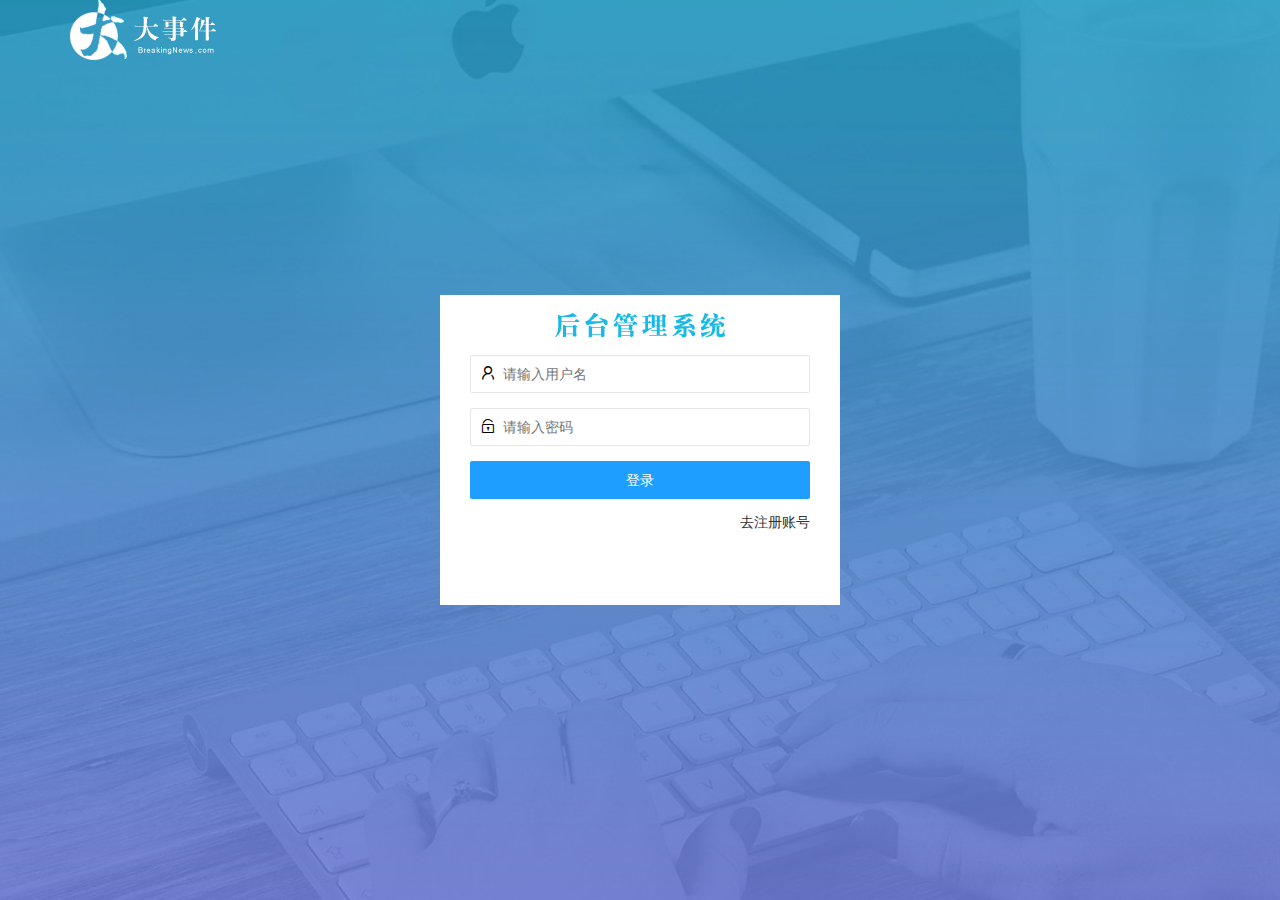
<file: login.html>
<!DOCTYPE html>
<html lang="en">

<head>
    <meta charset="UTF-8">
    <meta name="viewport" content="width=device-width, initial-scale=1.0">
    <title>大事件——登录/注册</title>
    <!-- 引入layui样式 -->
    <link rel="stylesheet" href="./assets/lib/layui/css/layui.css">
    <!-- 引入自己的样式 -->
    <link rel="stylesheet" href="./assets/css/login.css">
</head>

<body>
    <!-- logo 区域 -->
    <div class="layui-main">
        <img src="./assets/images/logo.png" alt="">
    </div>
    <!-- 登陆注册区域 -->
    <div class="loginAndRegBox">
        <!-- 登陆注册标题 -->
        <div class="title"></div>
        <!-- 登录表单 -->
        <div id="login_box">
            <form class="layui-form" id="form_login">
                <div class="layui-form-item">
                    <i class="layui-icon layui-icon-username"></i>
                    <input type="text" name="username" required lay-verify="required" placeholder="请输入用户名" autocomplete="off" class="layui-input">
                </div>
                <div class="layui-form-item">
                    <i class="layui-icon layui-icon-password"></i>
                    <input type="password" name="password" required lay-verify="required|pwd" placeholder="请输入密码" autocomplete="off" class="layui-input">
                </div>
                <div class="layui-form-item">

                    <button class="layui-btn layui-btn-fluid layui-btn-normal" lay-submit>登录</button>
                </div>
                <div class="layui-form-item">
                    <a href="javascript:;" id="title_reg">去注册账号</a>
                </div>
            </form>

        </div>
        <!-- 注册表单 -->
        <div id="reg_box">
            <form class="layui-form" action="" id="form_reg">
                <div class="layui-form-item">
                    <i class="layui-icon layui-icon-username"></i>
                    <input type="text" name="username" required lay-verify="required" placeholder="请输入用户名" autocomplete="off" class="layui-input">
                </div>
                <div class="layui-form-item">
                    <i class="layui-icon layui-icon-password"></i>
                    <input type="password" name="password" required lay-verify="required|pwd" placeholder="请输入密码" autocomplete="off" class="layui-input">
                </div>
                <div class="layui-form-item">
                    <i class="layui-icon layui-icon-password"></i>
                    <input type="password" name="repassword" required lay-verify="required|pwd|repwd" placeholder="请确认密码" autocomplete="off" class="layui-input">
                </div>
                <div class="layui-form-item">
                    <button class="layui-btn layui-btn-fluid layui-btn-normal" lay-submit>注册</button>
                </div>
                <div class="layui-form-item">
                    <a href="javascript:;" id="title_login">去登录</a>
                </div>
            </form>


        </div>

    </div>
    <!-- 引入layui的js文件 -->
    <script src="./assets/lib/layui/layui.all.js"></script>
    <!-- 引入jQuery的js文件 -->
    <script src="./assets/lib/jquery.js"></script>
    <!-- 引入自定义的baseAPI脚本 -->
    <script src="./assets/js/baseAPI.js"></script>
    <!-- 引入自己的js脚本 -->
    <script src="./assets/js/login.js"></script>
</body>

</html>
</file>
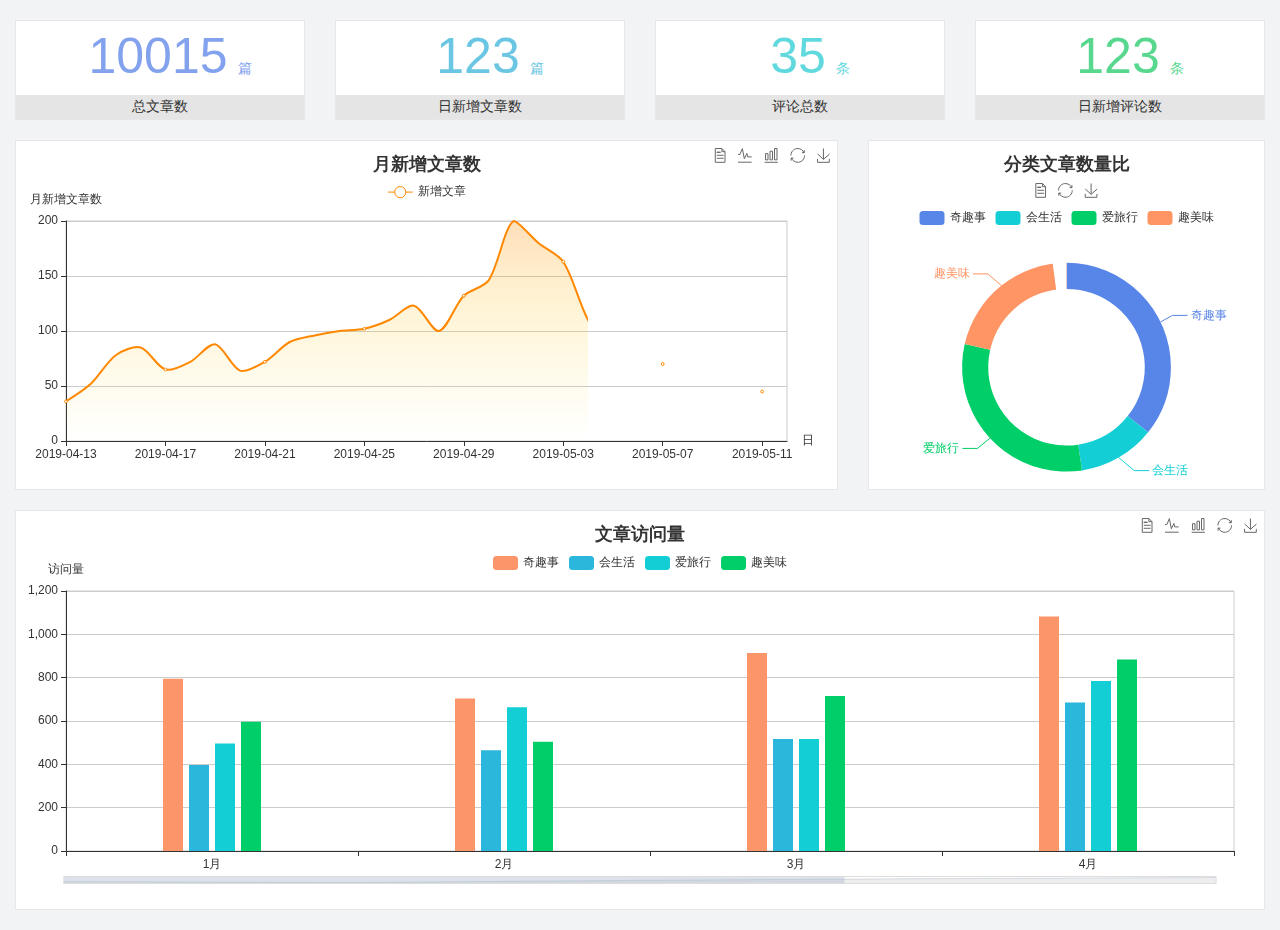
<file: home/dashboard.html>
<!DOCTYPE html>
<html lang="en">

<head>
  <meta charset="UTF-8">
  <meta name="viewport" content="width=device-width, initial-scale=1.0">
  <meta http-equiv="X-UA-Compatible" content="ie=edge">
  <title>图表统计</title>
  <link rel="stylesheet" href="../../assets/lib/bootstrap.css" />
  <link rel="stylesheet" href="../../assets/lib/main.css" />
  <script src="../../assets/lib/jquery.js"></script>
  <script type="text/javascript" src="../../assets/lib/echarts.min.js"></script>
</head>

<body>
  <div class="container-fluid">
    <div class="row spannel_list">
      <div class="col-sm-3 col-xs-6">
        <div class="spannel">
          <em>10015</em><span>篇</span>
          <b>总文章数</b>
        </div>
      </div>
      <div class="col-sm-3 col-xs-6">
        <div class="spannel scolor01">
          <em>123</em><span>篇</span>
          <b>日新增文章数</b>
        </div>
      </div>
      <div class="col-sm-3 col-xs-6">
        <div class="spannel scolor02">
          <em>35</em><span>条</span>
          <b>评论总数</b>
        </div>
      </div>
      <div class="col-sm-3 col-xs-6">
        <div class="spannel scolor03">
          <em>123</em><span>条</span>
          <b>日新增评论数</b>
        </div>
      </div>
    </div>
  </div>

  <div class="container-fluid">
    <div class="row curve-pie">
      <div class="col-lg-8 col-md-8">
        <div class="gragh_pannel" id="curve_show"></div>
      </div>
      <div class="col-lg-4 col-md-4">
        <div class="gragh_pannel" id="pie_show"></div>
      </div>
    </div>
  </div>

  <div class="container-fluid">
    <div class="column_pannel" id="column_show"></div>
  </div>

  <script>
    var oChart = echarts.init(document.getElementById('curve_show'));
    var aList_all = [
      { 'count': 36, 'date': '2019-04-13' },
      { 'count': 52, 'date': '2019-04-14' },
      { 'count': 78, 'date': '2019-04-15' },
      { 'count': 85, 'date': '2019-04-16' },
      { 'count': 65, 'date': '2019-04-17' },
      { 'count': 72, 'date': '2019-04-18' },
      { 'count': 88, 'date': '2019-04-19' },
      { 'count': 64, 'date': '2019-04-20' },
      { 'count': 72, 'date': '2019-04-21' },
      { 'count': 90, 'date': '2019-04-22' },
      { 'count': 96, 'date': '2019-04-23' },
      { 'count': 100, 'date': '2019-04-24' },
      { 'count': 102, 'date': '2019-04-25' },
      { 'count': 110, 'date': '2019-04-26' },
      { 'count': 123, 'date': '2019-04-27' },
      { 'count': 100, 'date': '2019-04-28' },
      { 'count': 132, 'date': '2019-04-29' },
      { 'count': 146, 'date': '2019-04-30' },
      { 'count': 200, 'date': '2019-05-01' },
      { 'count': 180, 'date': '2019-05-02' },
      { 'count': 163, 'date': '2019-05-03' },
      { 'count': 110, 'date': '2019-05-04' },
      { 'count': 80, 'date': '2019-05-05' },
      { 'count': 82, 'date': '2019-05-06' },
      { 'count': 70, 'date': '2019-05-07' },
      { 'count': 65, 'date': '2019-05-08' },
      { 'count': 54, 'date': '2019-05-09' },
      { 'count': 40, 'date': '2019-05-10' },
      { 'count': 45, 'date': '2019-05-11' },
      { 'count': 38, 'date': '2019-05-12' },
    ];

    let aCount = [];
    let aDate = [];

    for (var i = 0; i < aList_all.length; i++) {
      aCount.push(aList_all[i].count);
      aDate.push(aList_all[i].date);
    }

    var chartopt = {
      title: {
        text: '月新增文章数',
        left: 'center',
        top: '10'
      },
      tooltip: {
        trigger: 'axis'
      },
      legend: {
        data: ['新增文章'],
        top: '40'
      },
      toolbox: {
        show: true,
        feature: {
          mark: { show: true },
          dataView: { show: true, readOnly: false },
          magicType: { show: true, type: ['line', 'bar'] },
          restore: { show: true },
          saveAsImage: { show: true }
        }
      },
      calculable: true,
      xAxis: [
        {
          name: '日',
          type: 'category',
          boundaryGap: false,
          data: aDate
        }
      ],
      yAxis: [
        {
          name: '月新增文章数',
          type: 'value'
        }
      ],
      series: [
        {
          name: '新增文章',
          type: 'line',
          smooth: true,
          itemStyle: { normal: { areaStyle: { type: 'default' }, color: '#f80' }, lineStyle: { color: '#f80' } },
          data: aCount
        }],
      areaStyle: {
        normal: {
          color: new echarts.graphic.LinearGradient(0, 0, 0, 1, [{
            offset: 0,
            color: 'rgba(255,136,0,0.39)'
          }, {
            offset: .34,
            color: 'rgba(255,180,0,0.25)'
          }, {
            offset: 1,
            color: 'rgba(255,222,0,0.00)'
          }])

        }
      },
      grid: {
        show: true,
        x: 50,
        x2: 50,
        y: 80,
        height: 220
      }
    };

    oChart.setOption(chartopt);


    var oPie = echarts.init(document.getElementById('pie_show'));
    var oPieopt =
    {
      title: {
        top: 10,
        text: '分类文章数量比',
        x: 'center'
      },
      tooltip: {
        trigger: 'item',
        formatter: "{a} <br/>{b} : {c} ({d}%)"
      },
      color: ['#5885e8', '#13cfd5', '#00ce68', '#ff9565'],
      legend: {
        x: 'center',
        top: 65,
        data: ['奇趣事', '会生活', '爱旅行', '趣美味']
      },
      toolbox: {
        show: true,
        x: 'center',
        top: 35,
        feature: {
          mark: { show: true },
          dataView: { show: true, readOnly: false },
          magicType: {
            show: true,
            type: ['pie', 'funnel'],
            option: {
              funnel: {
                x: '25%',
                width: '50%',
                funnelAlign: 'left',
                max: 1548
              }
            }
          },
          restore: { show: true },
          saveAsImage: { show: true }
        }
      },
      calculable: true,
      series: [
        {
          name: '访问来源',
          type: 'pie',
          radius: ['45%', '60%'],
          center: ['50%', '65%'],
          data: [
            { value: 300, name: '奇趣事' },
            { value: 100, name: '会生活' },
            { value: 260, name: '爱旅行' },
            { value: 180, name: '趣美味' }
          ]
        }
      ]
    };
    oPie.setOption(oPieopt);



    var oColumn = this.echarts.init(document.getElementById('column_show'));
    var oColumnopt =
    {
      title: {
        text: '文章访问量',
        left: 'center',
        top: '10'
      },
      tooltip: {
        trigger: 'axis'
      },
      legend: {
        data: ['奇趣事', '会生活', '爱旅行', '趣美味'],
        top: '40'
      },
      toolbox: {
        show: true,
        feature: {
          mark: { show: true },
          dataView: { show: true, readOnly: false },
          magicType: { show: true, type: ['line', 'bar'] },
          restore: { show: true },
          saveAsImage: { show: true }
        }
      },
      calculable: true,
      xAxis: [
        {
          type: 'category',
          data: ['1月', '2月', '3月', '4月', '5月']
        }
      ],
      yAxis: [
        {
          name: '访问量',
          type: 'value'
        }
      ],
      series: [
        {
          name: '奇趣事',
          type: 'bar',
          barWidth: 20,
          itemStyle: {
            normal: { areaStyle: { type: 'default' }, color: '#fd956a' }
          },
          data: [800, 708, 920, 1090, 1200]
        },
        {
          name: '会生活',
          type: 'bar',
          barWidth: 20,
          itemStyle: {
            normal: { areaStyle: { type: 'default' }, color: '#2bb6db' }
          },
          data: [400, 468, 520, 690, 800]
        },
        {
          name: '爱旅行',
          type: 'bar',
          barWidth: 20,
          itemStyle: {
            normal: { areaStyle: { type: 'default' }, color: '#13cfd5' }
          },
          data: [500, 668, 520, 790, 900]
        },
        {
          name: '趣美味',
          type: 'bar',
          barWidth: 20,
          itemStyle: {
            normal: { areaStyle: { type: 'default' }, color: '#00ce68' }
          },
          data: [600, 508, 720, 890, 1000]
        }
      ],
      grid: {
        show: true,
        x: 50,
        x2: 30,
        y: 80,
        height: 260
      },
      dataZoom: [//给x轴设置滚动条
        {
          start: 0,//默认为0
          end: 100 - 1000 / 31,//默认为100
          type: 'slider',
          show: true,
          xAxisIndex: [0],
          handleSize: 0,//滑动条的 左右2个滑动条的大小
          height: 8,//组件高度
          left: 45, //左边的距离
          right: 50,//右边的距离
          bottom: 26,//右边的距离
          handleColor: '#ddd',//h滑动图标的颜色
          handleStyle: {
            borderColor: "#cacaca",
            borderWidth: "1",
            shadowBlur: 2,
            background: "#ddd",
            shadowColor: "#ddd",
          }
        }]
    };
    oColumn.setOption(oColumnopt);
  </script>
</body>

</html>
</file>
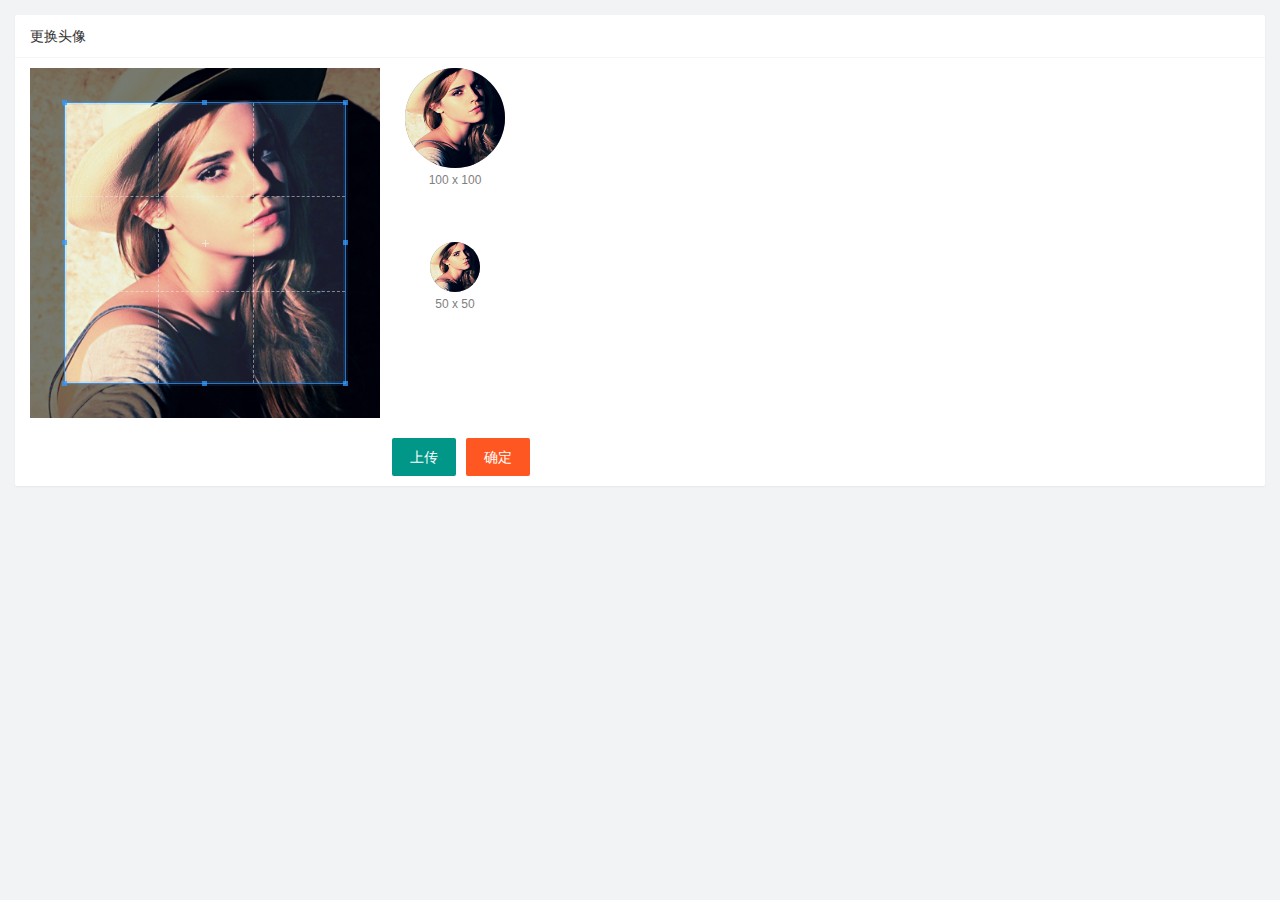
<file: user/user_avatar.html>
<!DOCTYPE html>
<html lang="en">

<head>
    <meta charset="UTF-8">
    <meta name="viewport" content="width=device-width, initial-scale=1.0">
    <title>Document</title>
    <!-- 导入layui 样式 -->
    <link rel="stylesheet" href="../assets/lib/layui/css/layui.css">
    <!-- 导入cropper 样式 -->
    <link rel="stylesheet" href="../assets/lib/cropper/cropper.css">
    <!-- 导入自己的样式 -->
    <link rel="stylesheet" href="../assets/css/user/user_avatar.css">
</head>

<body>
    <!-- 卡片区域 -->
    <div class="layui-card">
        <div class="layui-card-header">更换头像</div>
        <div class="layui-card-body">
            <!-- 第一行的图片裁剪和预览区域 -->
            <div class="row1">
                <!-- 图片裁剪区域 -->
                <div class="cropper-box">
                    <!-- 这个 img 标签很重要，将来会把它初始化为裁剪区域 -->
                    <img id="image" src="../assets/images/sample.jpg" />
                </div>
                <!-- 图片的预览区域 -->
                <div class="preview-box">
                    <div>
                        <!-- 宽高为 100px 的预览区域 -->
                        <div class="img-preview w100"></div>
                        <p class="size">100 x 100</p>
                    </div>
                    <div>
                        <!-- 宽高为 50px 的预览区域 -->
                        <div class="img-preview w50"></div>
                        <p class="size">50 x 50</p>
                    </div>
                </div>
            </div>

            <!-- 第二行的按钮区域 -->
            <div class="row2">
                <input type="file" id="file" accept="image/gif, image/jpeg">
                <button type="button" class="layui-btn" id="btnChooseImage">上传</button>
                <button type="button" class="layui-btn layui-btn-danger" id="btnUpload">确定</button>
            </div>
        </div>
    </div>
    <!-- 导入layui的js文件 -->
    <script src="../assets/lib/layui/layui.all.js"></script>
    <!-- 导入jQuery的js文件 -->
    <script src="../assets/lib/jquery.js"></script>
    <script src="../assets/lib/cropper/Cropper.js"></script>
    <script src="../assets/lib/cropper/jquery-cropper.js"></script>
    <!-- 导入自己封装的baseAPI脚本 -->
    <script src="../assets/js/baseAPI.js"></script>
    <!-- 导入自己的js文件 -->
    <script src="../assets/js/user/user_avatar.js"></script>
</body>

</html>
</file>
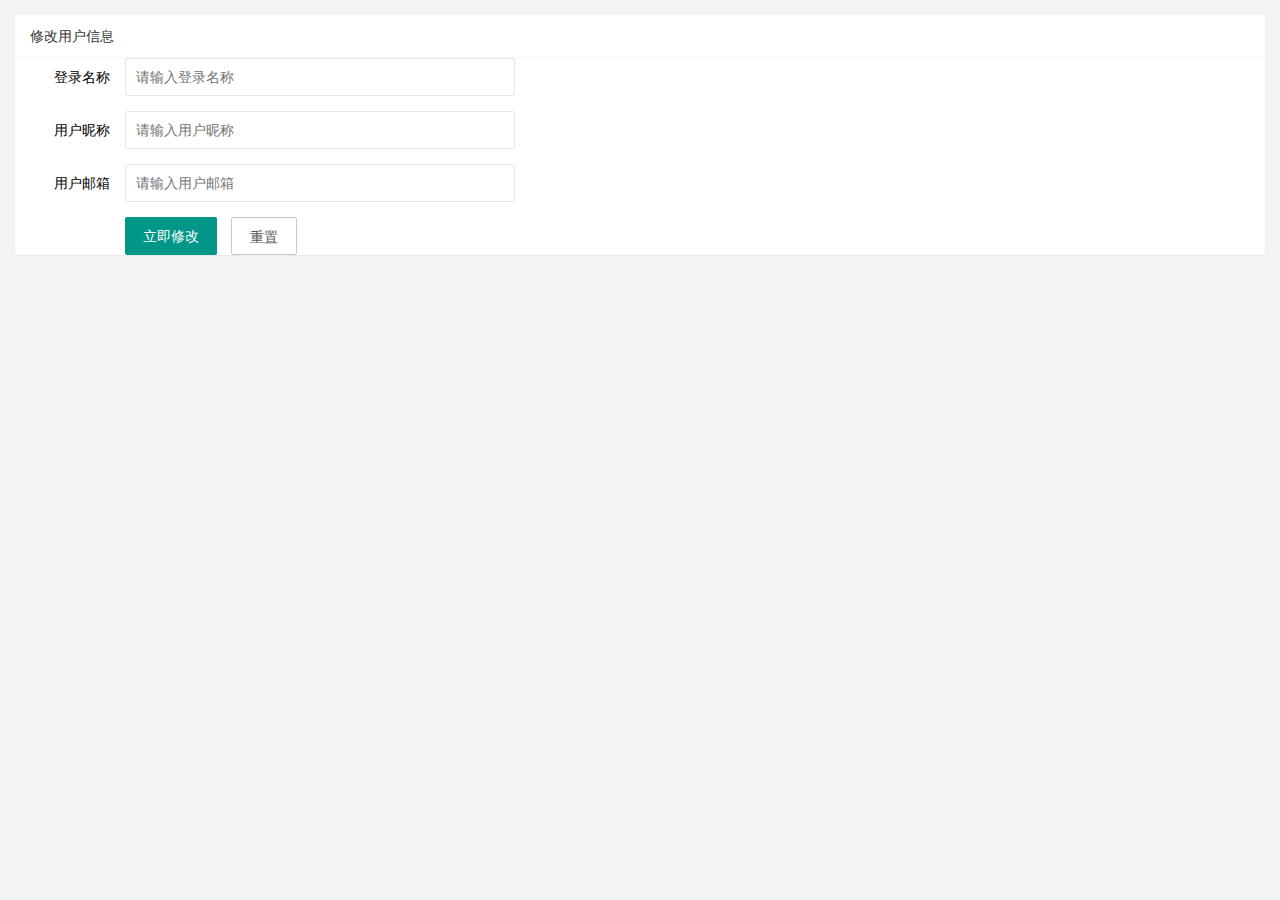
<file: user/user_info.html>
<!DOCTYPE html>
<html lang="en">

<head>
    <meta charset="UTF-8">
    <meta name="viewport" content="width=device-width, initial-scale=1.0">
    <title>Document</title>
    <!-- 引入layui样式 -->
    <link rel="stylesheet" href="../assets/lib/layui/css/layui.css">
    <!-- 引入自己的样式 -->
    <link rel="stylesheet" href="../assets/css/user/user_info.css">
</head>

<body>
    <div class="layui-card">
        <div class="layui-card-header">修改用户信息</div>
        <form class="layui-form" lay-filter="formUserInfo">
            <input type="hidden" name="id" value="">
            <div class="layui-form-item">
                <label class="layui-form-label">登录名称</label>
                <div class="layui-input-block">
                    <input type="text" name="username" required lay-verify="required" placeholder="请输入登录名称" autocomplete="off" class="layui-input" readonly>
                </div>
            </div>
            <div class="layui-form-item">
                <label class="layui-form-label">用户昵称</label>
                <div class="layui-input-block">
                    <input type="text" name="nickname" required lay-verify="required|nickname" placeholder="请输入用户昵称" autocomplete="off" class="layui-input">
                </div>
            </div>
            <div class="layui-form-item">
                <label class="layui-form-label">用户邮箱</label>
                <div class="layui-input-block">
                    <input type="text" name="email" required lay-verify="required|email" placeholder="请输入用户邮箱" autocomplete="off" class="layui-input">
                </div>
            </div>
            <div class="layui-form-item">
                <div class="layui-input-block">
                    <button class="layui-btn" lay-submit lay-filter="formDemo">立即修改</button>
                    <button type="reset" class="layui-btn layui-btn-primary" id="btnReset">重置</button>
                </div>
            </div>
        </form>
    </div>
    <!-- 导入layui的js文件 -->
    <script src="../assets/lib/layui/layui.all.js"></script>
    <!-- 导入jQuery文件 -->
    <script src="../assets/lib/jquery.js"></script>
    <!-- 导入自己封装的baseAPI脚本 -->
    <script src="../assets/js/baseAPI.js"></script>
    <!-- 导入自己的js文件 -->
    <script src="../assets/js/user/user_info.js"></script>
</body>

</html>
</file>
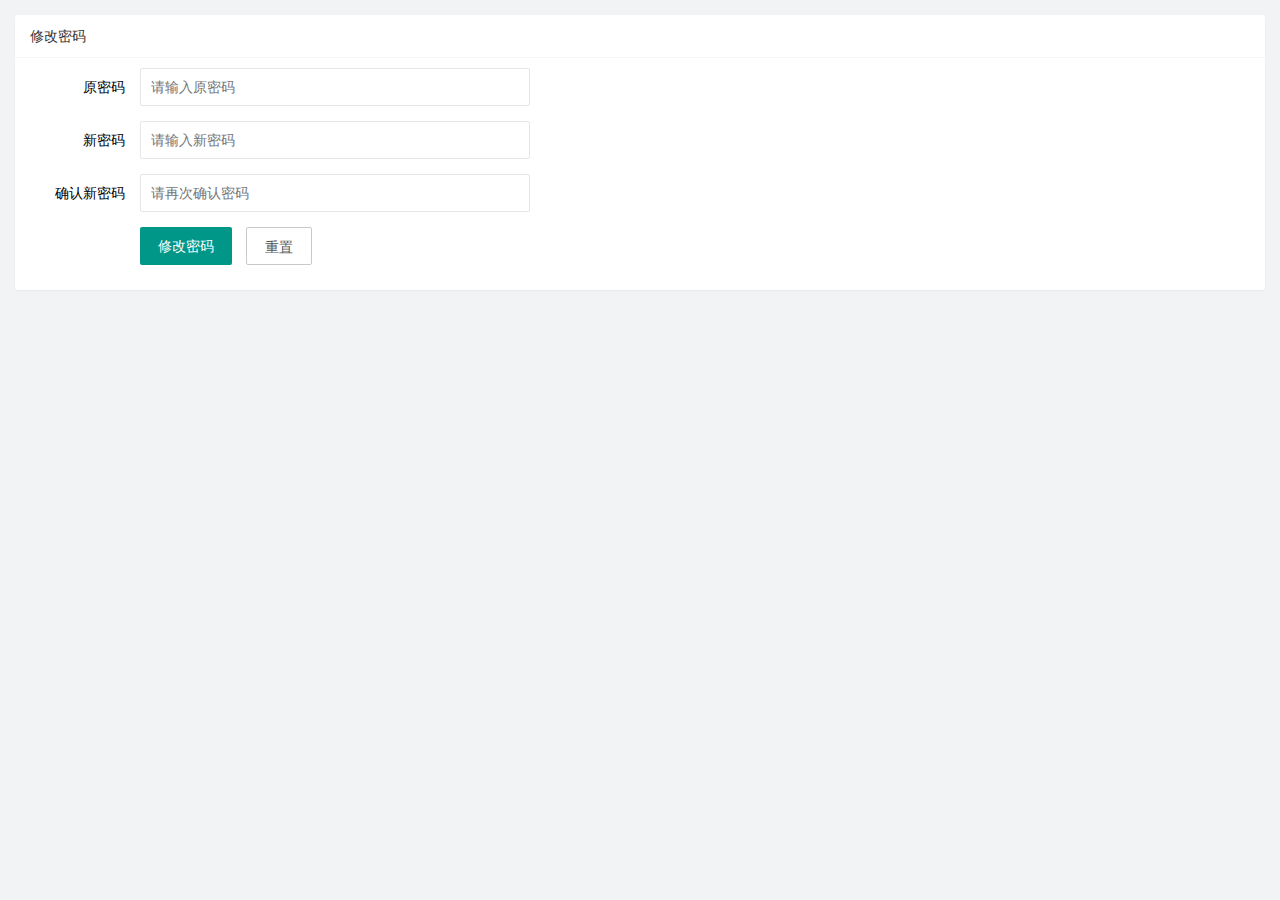
<file: user/user_pwd.html>
<!DOCTYPE html>
<html lang="en">

<head>
    <meta charset="UTF-8">
    <meta name="viewport" content="width=device-width, initial-scale=1.0">
    <title>Document</title>
    <!-- 引入layui 的 样式 -->
    <link rel="stylesheet" href="../assets/lib/layui/css/layui.css">
    <!-- 引入自己的样式 -->
    <link rel="stylesheet" href="../assets/css/user/user_pwd.css">
</head>

<body>
    <div class="layui-card">
        <div class="layui-card-header">修改密码</div>
        <div class="layui-card-body">
            <form class="layui-form" action="">
                <div class="layui-form-item">
                    <label class="layui-form-label">原密码</label>
                    <div class="layui-input-block">
                        <input type="password" name="oldPwd" required lay-verify="required|pwd" placeholder="请输入原密码" autocomplete="off" class="layui-input">
                    </div>
                </div>
                <div class="layui-form-item">
                    <label class="layui-form-label">新密码</label>
                    <div class="layui-input-block">
                        <input type="password" name="newPwd" required lay-verify="required|pwd|samePwd" placeholder="请输入新密码" autocomplete="off" class="layui-input">
                    </div>
                </div>
                <div class="layui-form-item">
                    <label class="layui-form-label">确认新密码</label>
                    <div class="layui-input-block">
                        <input type="password" name="rePwd" required lay-verify="required|pwd|rePwd" placeholder="请再次确认密码" autocomplete="off" class="layui-input">
                    </div>
                </div>
                <div class="layui-form-item">
                    <div class="layui-input-block">
                        <button class="layui-btn" lay-submit lay-filter="formDemo">修改密码</button>
                        <button type="reset" class="layui-btn layui-btn-primary">重置</button>
                    </div>
                </div>
            </form>
        </div>
    </div>
    <!-- 导入layui的js文件 -->
    <script src="../assets/lib/layui/layui.all.js"></script>
    <!-- 导入jQuery的js文件 -->
    <script src="../assets/lib/jquery.js"></script>
    <!-- 导入自己封装的baseAPI脚本 -->
    <script src="../assets/js/baseAPI.js"></script>
    <!-- 导入自己的js文件 -->
    <script src="../assets/js/user/user_pwd.js"></script>
</body>

</html>
</file>
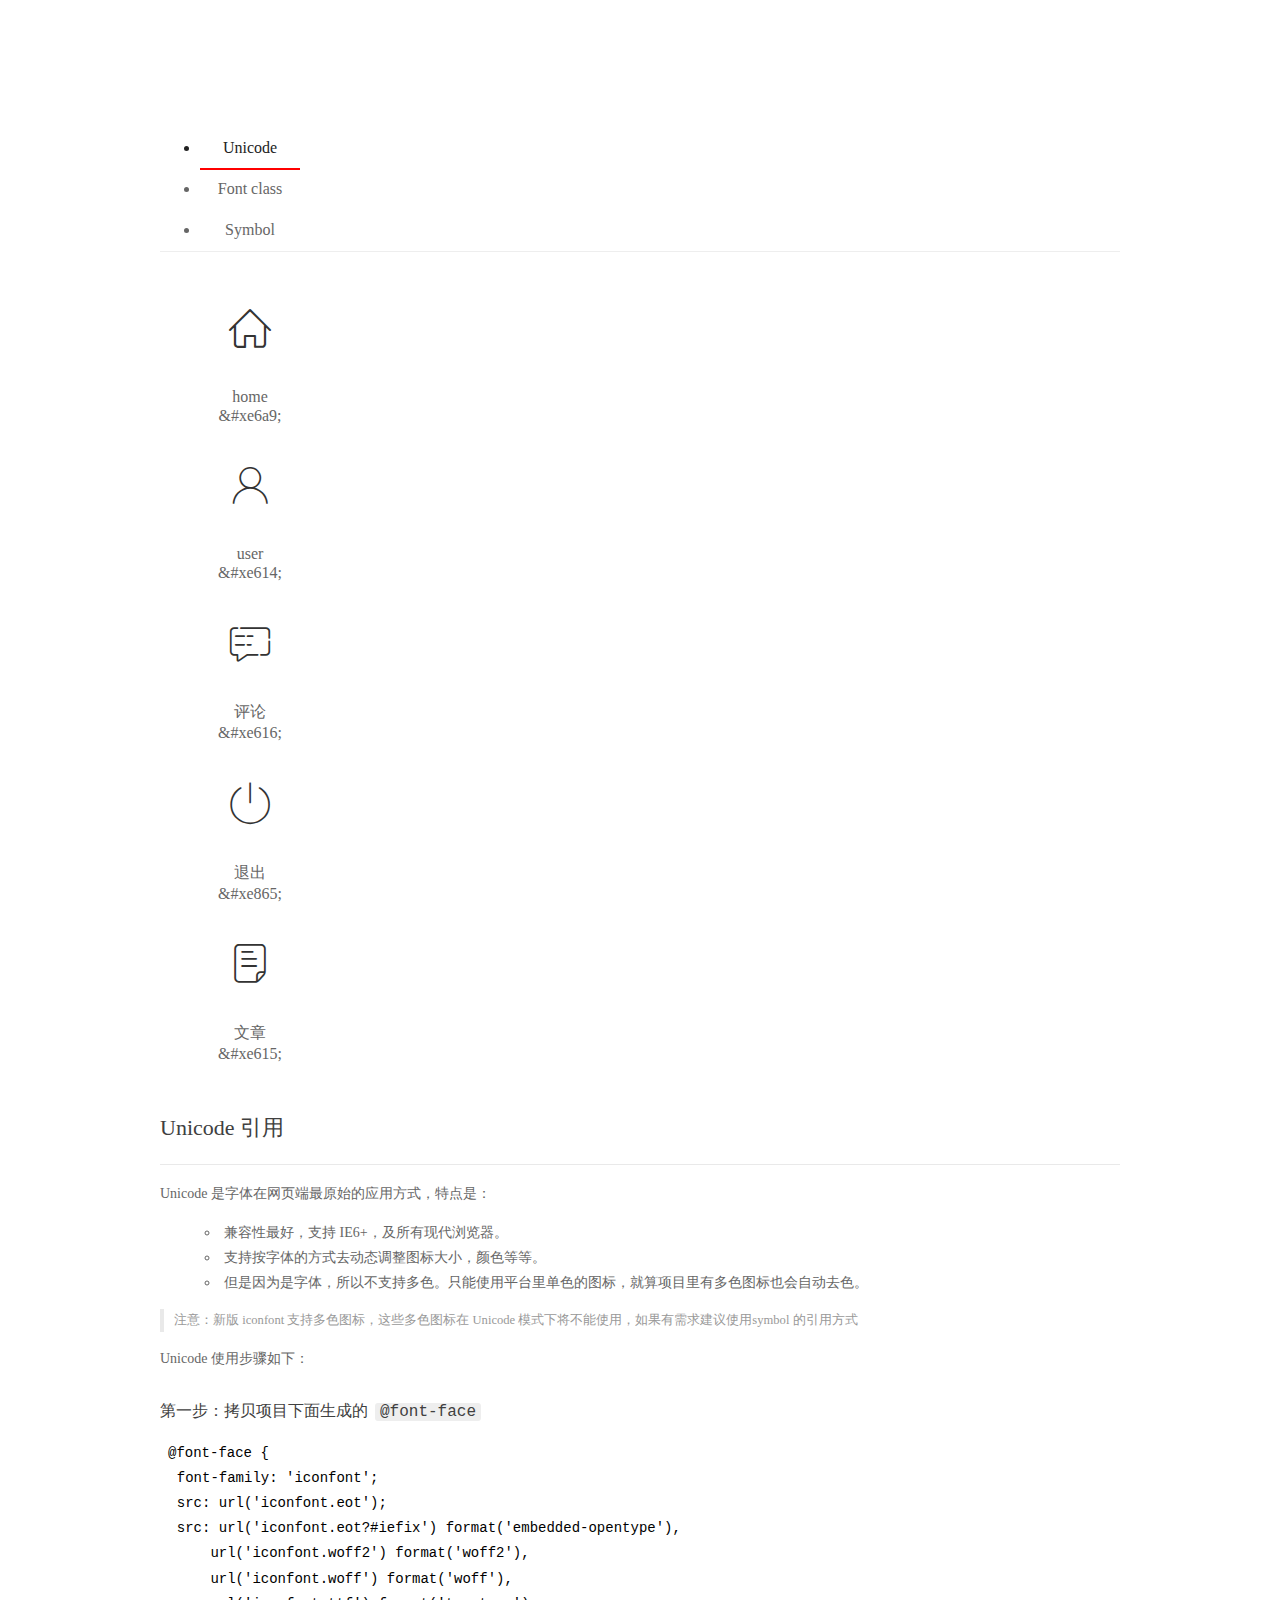
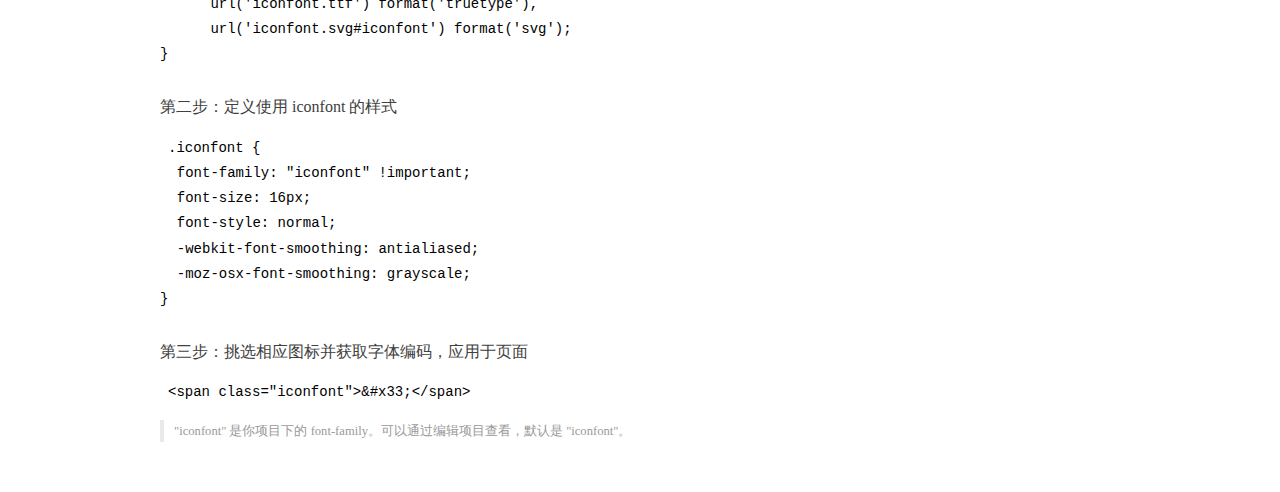
<file: assets/fonts/demo_index.html>
<!DOCTYPE html>
<html>
<head>
  <meta charset="utf-8"/>
  <title>IconFont Demo</title>
  <link rel="shortcut icon" href="https://gtms04.alicdn.com/tps/i4/TB1_oz6GVXXXXaFXpXXJDFnIXXX-64-64.ico" type="image/x-icon"/>
  <link rel="stylesheet" href="https://g.alicdn.com/thx/cube/1.3.2/cube.min.css">
  <link rel="stylesheet" href="demo.css">
  <link rel="stylesheet" href="iconfont.css">
  <script src="iconfont.js"></script>
  <!-- jQuery -->
  <script src="https://a1.alicdn.com/oss/uploads/2018/12/26/7bfddb60-08e8-11e9-9b04-53e73bb6408b.js"></script>
  <!-- 代码高亮 -->
  <script src="https://a1.alicdn.com/oss/uploads/2018/12/26/a3f714d0-08e6-11e9-8a15-ebf944d7534c.js"></script>
</head>
<body>
  <div class="main">
    <h1 class="logo"><a href="https://www.iconfont.cn/" title="iconfont 首页" target="_blank">&#xe86b;</a></h1>
    <div class="nav-tabs">
      <ul id="tabs" class="dib-box">
        <li class="dib active"><span>Unicode</span></li>
        <li class="dib"><span>Font class</span></li>
        <li class="dib"><span>Symbol</span></li>
      </ul>
      
    </div>
    <div class="tab-container">
      <div class="content unicode" style="display: block;">
          <ul class="icon_lists dib-box">
          
            <li class="dib">
              <span class="icon iconfont">&#xe6a9;</span>
                <div class="name">home</div>
                <div class="code-name">&amp;#xe6a9;</div>
              </li>
          
            <li class="dib">
              <span class="icon iconfont">&#xe614;</span>
                <div class="name">user</div>
                <div class="code-name">&amp;#xe614;</div>
              </li>
          
            <li class="dib">
              <span class="icon iconfont">&#xe616;</span>
                <div class="name">评论</div>
                <div class="code-name">&amp;#xe616;</div>
              </li>
          
            <li class="dib">
              <span class="icon iconfont">&#xe865;</span>
                <div class="name">退出</div>
                <div class="code-name">&amp;#xe865;</div>
              </li>
          
            <li class="dib">
              <span class="icon iconfont">&#xe615;</span>
                <div class="name">文章</div>
                <div class="code-name">&amp;#xe615;</div>
              </li>
          
          </ul>
          <div class="article markdown">
          <h2 id="unicode-">Unicode 引用</h2>
          <hr>

          <p>Unicode 是字体在网页端最原始的应用方式，特点是：</p>
          <ul>
            <li>兼容性最好，支持 IE6+，及所有现代浏览器。</li>
            <li>支持按字体的方式去动态调整图标大小，颜色等等。</li>
            <li>但是因为是字体，所以不支持多色。只能使用平台里单色的图标，就算项目里有多色图标也会自动去色。</li>
          </ul>
          <blockquote>
            <p>注意：新版 iconfont 支持多色图标，这些多色图标在 Unicode 模式下将不能使用，如果有需求建议使用symbol 的引用方式</p>
          </blockquote>
          <p>Unicode 使用步骤如下：</p>
          <h3 id="-font-face">第一步：拷贝项目下面生成的 <code>@font-face</code></h3>
<pre><code class="language-css"
>@font-face {
  font-family: 'iconfont';
  src: url('iconfont.eot');
  src: url('iconfont.eot?#iefix') format('embedded-opentype'),
      url('iconfont.woff2') format('woff2'),
      url('iconfont.woff') format('woff'),
      url('iconfont.ttf') format('truetype'),
      url('iconfont.svg#iconfont') format('svg');
}
</code></pre>
          <h3 id="-iconfont-">第二步：定义使用 iconfont 的样式</h3>
<pre><code class="language-css"
>.iconfont {
  font-family: "iconfont" !important;
  font-size: 16px;
  font-style: normal;
  -webkit-font-smoothing: antialiased;
  -moz-osx-font-smoothing: grayscale;
}
</code></pre>
          <h3 id="-">第三步：挑选相应图标并获取字体编码，应用于页面</h3>
<pre>
<code class="language-html"
>&lt;span class="iconfont"&gt;&amp;#x33;&lt;/span&gt;
</code></pre>
          <blockquote>
            <p>"iconfont" 是你项目下的 font-family。可以通过编辑项目查看，默认是 "iconfont"。</p>
          </blockquote>
          </div>
      </div>
      <div class="content font-class">
        <ul class="icon_lists dib-box">
          
          <li class="dib">
            <span class="icon iconfont icon-home"></span>
            <div class="name">
              home
            </div>
            <div class="code-name">.icon-home
            </div>
          </li>
          
          <li class="dib">
            <span class="icon iconfont icon-user"></span>
            <div class="name">
              user
            </div>
            <div class="code-name">.icon-user
            </div>
          </li>
          
          <li class="dib">
            <span class="icon iconfont icon-pinglun"></span>
            <div class="name">
              评论
            </div>
            <div class="code-name">.icon-pinglun
            </div>
          </li>
          
          <li class="dib">
            <span class="icon iconfont icon-tuichu"></span>
            <div class="name">
              退出
            </div>
            <div class="code-name">.icon-tuichu
            </div>
          </li>
          
          <li class="dib">
            <span class="icon iconfont icon-16"></span>
            <div class="name">
              文章
            </div>
            <div class="code-name">.icon-16
            </div>
          </li>
          
        </ul>
        <div class="article markdown">
        <h2 id="font-class-">font-class 引用</h2>
        <hr>

        <p>font-class 是 Unicode 使用方式的一种变种，主要是解决 Unicode 书写不直观，语意不明确的问题。</p>
        <p>与 Unicode 使用方式相比，具有如下特点：</p>
        <ul>
          <li>兼容性良好，支持 IE8+，及所有现代浏览器。</li>
          <li>相比于 Unicode 语意明确，书写更直观。可以很容易分辨这个 icon 是什么。</li>
          <li>因为使用 class 来定义图标，所以当要替换图标时，只需要修改 class 里面的 Unicode 引用。</li>
          <li>不过因为本质上还是使用的字体，所以多色图标还是不支持的。</li>
        </ul>
        <p>使用步骤如下：</p>
        <h3 id="-fontclass-">第一步：引入项目下面生成的 fontclass 代码：</h3>
<pre><code class="language-html">&lt;link rel="stylesheet" href="./iconfont.css"&gt;
</code></pre>
        <h3 id="-">第二步：挑选相应图标并获取类名，应用于页面：</h3>
<pre><code class="language-html">&lt;span class="iconfont icon-xxx"&gt;&lt;/span&gt;
</code></pre>
        <blockquote>
          <p>"
            iconfont" 是你项目下的 font-family。可以通过编辑项目查看，默认是 "iconfont"。</p>
        </blockquote>
      </div>
      </div>
      <div class="content symbol">
          <ul class="icon_lists dib-box">
          
            <li class="dib">
                <svg class="icon svg-icon" aria-hidden="true">
                  <use xlink:href="#icon-home"></use>
                </svg>
                <div class="name">home</div>
                <div class="code-name">#icon-home</div>
            </li>
          
            <li class="dib">
                <svg class="icon svg-icon" aria-hidden="true">
                  <use xlink:href="#icon-user"></use>
                </svg>
                <div class="name">user</div>
                <div class="code-name">#icon-user</div>
            </li>
          
            <li class="dib">
                <svg class="icon svg-icon" aria-hidden="true">
                  <use xlink:href="#icon-pinglun"></use>
                </svg>
                <div class="name">评论</div>
                <div class="code-name">#icon-pinglun</div>
            </li>
          
            <li class="dib">
                <svg class="icon svg-icon" aria-hidden="true">
                  <use xlink:href="#icon-tuichu"></use>
                </svg>
                <div class="name">退出</div>
                <div class="code-name">#icon-tuichu</div>
            </li>
          
            <li class="dib">
                <svg class="icon svg-icon" aria-hidden="true">
                  <use xlink:href="#icon-16"></use>
                </svg>
                <div class="name">文章</div>
                <div class="code-name">#icon-16</div>
            </li>
          
          </ul>
          <div class="article markdown">
          <h2 id="symbol-">Symbol 引用</h2>
          <hr>

          <p>这是一种全新的使用方式，应该说这才是未来的主流，也是平台目前推荐的用法。相关介绍可以参考这篇<a href="">文章</a>
            这种用法其实是做了一个 SVG 的集合，与另外两种相比具有如下特点：</p>
          <ul>
            <li>支持多色图标了，不再受单色限制。</li>
            <li>通过一些技巧，支持像字体那样，通过 <code>font-size</code>, <code>color</code> 来调整样式。</li>
            <li>兼容性较差，支持 IE9+，及现代浏览器。</li>
            <li>浏览器渲染 SVG 的性能一般，还不如 png。</li>
          </ul>
          <p>使用步骤如下：</p>
          <h3 id="-symbol-">第一步：引入项目下面生成的 symbol 代码：</h3>
<pre><code class="language-html">&lt;script src="./iconfont.js"&gt;&lt;/script&gt;
</code></pre>
          <h3 id="-css-">第二步：加入通用 CSS 代码（引入一次就行）：</h3>
<pre><code class="language-html">&lt;style&gt;
.icon {
  width: 1em;
  height: 1em;
  vertical-align: -0.15em;
  fill: currentColor;
  overflow: hidden;
}
&lt;/style&gt;
</code></pre>
          <h3 id="-">第三步：挑选相应图标并获取类名，应用于页面：</h3>
<pre><code class="language-html">&lt;svg class="icon" aria-hidden="true"&gt;
  &lt;use xlink:href="#icon-xxx"&gt;&lt;/use&gt;
&lt;/svg&gt;
</code></pre>
          </div>
      </div>

    </div>
  </div>
  <script>
  $(document).ready(function () {
      $('.tab-container .content:first').show()

      $('#tabs li').click(function (e) {
        var tabContent = $('.tab-container .content')
        var index = $(this).index()

        if ($(this).hasClass('active')) {
          return
        } else {
          $('#tabs li').removeClass('active')
          $(this).addClass('active')

          tabContent.hide().eq(index).fadeIn()
        }
      })
    })
  </script>
</body>
</html>
</file>
<file: assets/lib/layui/css/layui.css>
/** layui-v2.5.5 MIT License By https://www.layui.com */
 .layui-inline,img{display:inline-block;vertical-align:middle}h1,h2,h3,h4,h5,h6{font-weight:400}.layui-edge,.layui-header,.layui-inline,.layui-main{position:relative}.layui-body,.layui-edge,.layui-elip{overflow:hidden}.layui-btn,.layui-edge,.layui-inline,img{vertical-align:middle}.layui-btn,.layui-disabled,.layui-icon,.layui-unselect{-moz-user-select:none;-webkit-user-select:none;-ms-user-select:none}.layui-elip,.layui-form-checkbox span,.layui-form-pane .layui-form-label{text-overflow:ellipsis;white-space:nowrap}.layui-breadcrumb,.layui-tree-btnGroup{visibility:hidden}blockquote,body,button,dd,div,dl,dt,form,h1,h2,h3,h4,h5,h6,input,li,ol,p,pre,td,textarea,th,ul{margin:0;padding:0;-webkit-tap-highlight-color:rgba(0,0,0,0)}a:active,a:hover{outline:0}img{border:none}li{list-style:none}table{border-collapse:collapse;border-spacing:0}h4,h5,h6{font-size:100%}button,input,optgroup,option,select,textarea{font-family:inherit;font-size:inherit;font-style:inherit;font-weight:inherit;outline:0}pre{white-space:pre-wrap;white-space:-moz-pre-wrap;white-space:-pre-wrap;white-space:-o-pre-wrap;word-wrap:break-word}body{line-height:24px;font:14px Helvetica Neue,Helvetica,PingFang SC,Tahoma,Arial,sans-serif}hr{height:1px;margin:10px 0;border:0;clear:both}a{color:#333;text-decoration:none}a:hover{color:#777}a cite{font-style:normal;*cursor:pointer}.layui-border-box,.layui-border-box *{box-sizing:border-box}.layui-box,.layui-box *{box-sizing:content-box}.layui-clear{clear:both;*zoom:1}.layui-clear:after{content:'\20';clear:both;*zoom:1;display:block;height:0}.layui-inline{*display:inline;*zoom:1}.layui-edge{display:inline-block;width:0;height:0;border-width:6px;border-style:dashed;border-color:transparent}.layui-edge-top{top:-4px;border-bottom-color:#999;border-bottom-style:solid}.layui-edge-right{border-left-color:#999;border-left-style:solid}.layui-edge-bottom{top:2px;border-top-color:#999;border-top-style:solid}.layui-edge-left{border-right-color:#999;border-right-style:solid}.layui-disabled,.layui-disabled:hover{color:#d2d2d2!important;cursor:not-allowed!important}.layui-circle{border-radius:100%}.layui-show{display:block!important}.layui-hide{display:none!important}@font-face{font-family:layui-icon;src:url(../font/iconfont.eot?v=250);src:url(../font/iconfont.eot?v=250#iefix) format('embedded-opentype'),url(../font/iconfont.woff2?v=250) format('woff2'),url(../font/iconfont.woff?v=250) format('woff'),url(../font/iconfont.ttf?v=250) format('truetype'),url(../font/iconfont.svg?v=250#layui-icon) format('svg')}.layui-icon{font-family:layui-icon!important;font-size:16px;font-style:normal;-webkit-font-smoothing:antialiased;-moz-osx-font-smoothing:grayscale}.layui-icon-reply-fill:before{content:"\e611"}.layui-icon-set-fill:before{content:"\e614"}.layui-icon-menu-fill:before{content:"\e60f"}.layui-icon-search:before{content:"\e615"}.layui-icon-share:before{content:"\e641"}.layui-icon-set-sm:before{content:"\e620"}.layui-icon-engine:before{content:"\e628"}.layui-icon-close:before{content:"\1006"}.layui-icon-close-fill:before{content:"\1007"}.layui-icon-chart-screen:before{content:"\e629"}.layui-icon-star:before{content:"\e600"}.layui-icon-circle-dot:before{content:"\e617"}.layui-icon-chat:before{content:"\e606"}.layui-icon-release:before{content:"\e609"}.layui-icon-list:before{content:"\e60a"}.layui-icon-chart:before{content:"\e62c"}.layui-icon-ok-circle:before{content:"\1005"}.layui-icon-layim-theme:before{content:"\e61b"}.layui-icon-table:before{content:"\e62d"}.layui-icon-right:before{content:"\e602"}.layui-icon-left:before{content:"\e603"}.layui-icon-cart-simple:before{content:"\e698"}.layui-icon-face-cry:before{content:"\e69c"}.layui-icon-face-smile:before{content:"\e6af"}.layui-icon-survey:before{content:"\e6b2"}.layui-icon-tree:before{content:"\e62e"}.layui-icon-upload-circle:before{content:"\e62f"}.layui-icon-add-circle:before{content:"\e61f"}.layui-icon-download-circle:before{content:"\e601"}.layui-icon-templeate-1:before{content:"\e630"}.layui-icon-util:before{content:"\e631"}.layui-icon-face-surprised:before{content:"\e664"}.layui-icon-edit:before{content:"\e642"}.layui-icon-speaker:before{content:"\e645"}.layui-icon-down:before{content:"\e61a"}.layui-icon-file:before{content:"\e621"}.layui-icon-layouts:before{content:"\e632"}.layui-icon-rate-half:before{content:"\e6c9"}.layui-icon-add-circle-fine:before{content:"\e608"}.layui-icon-prev-circle:before{content:"\e633"}.layui-icon-read:before{content:"\e705"}.layui-icon-404:before{content:"\e61c"}.layui-icon-carousel:before{content:"\e634"}.layui-icon-help:before{content:"\e607"}.layui-icon-code-circle:before{content:"\e635"}.layui-icon-water:before{content:"\e636"}.layui-icon-username:before{content:"\e66f"}.layui-icon-find-fill:before{content:"\e670"}.layui-icon-about:before{content:"\e60b"}.layui-icon-location:before{content:"\e715"}.layui-icon-up:before{content:"\e619"}.layui-icon-pause:before{content:"\e651"}.layui-icon-date:before{content:"\e637"}.layui-icon-layim-uploadfile:before{content:"\e61d"}.layui-icon-delete:before{content:"\e640"}.layui-icon-play:before{content:"\e652"}.layui-icon-top:before{content:"\e604"}.layui-icon-friends:before{content:"\e612"}.layui-icon-refresh-3:before{content:"\e9aa"}.layui-icon-ok:before{content:"\e605"}.layui-icon-layer:before{content:"\e638"}.layui-icon-face-smile-fine:before{content:"\e60c"}.layui-icon-dollar:before{content:"\e659"}.layui-icon-group:before{content:"\e613"}.layui-icon-layim-download:before{content:"\e61e"}.layui-icon-picture-fine:before{content:"\e60d"}.layui-icon-link:before{content:"\e64c"}.layui-icon-diamond:before{content:"\e735"}.layui-icon-log:before{content:"\e60e"}.layui-icon-rate-solid:before{content:"\e67a"}.layui-icon-fonts-del:before{content:"\e64f"}.layui-icon-unlink:before{content:"\e64d"}.layui-icon-fonts-clear:before{content:"\e639"}.layui-icon-triangle-r:before{content:"\e623"}.layui-icon-circle:before{content:"\e63f"}.layui-icon-radio:before{content:"\e643"}.layui-icon-align-center:before{content:"\e647"}.layui-icon-align-right:before{content:"\e648"}.layui-icon-align-left:before{content:"\e649"}.layui-icon-loading-1:before{content:"\e63e"}.layui-icon-return:before{content:"\e65c"}.layui-icon-fonts-strong:before{content:"\e62b"}.layui-icon-upload:before{content:"\e67c"}.layui-icon-dialogue:before{content:"\e63a"}.layui-icon-video:before{content:"\e6ed"}.layui-icon-headset:before{content:"\e6fc"}.layui-icon-cellphone-fine:before{content:"\e63b"}.layui-icon-add-1:before{content:"\e654"}.layui-icon-face-smile-b:before{content:"\e650"}.layui-icon-fonts-html:before{content:"\e64b"}.layui-icon-form:before{content:"\e63c"}.layui-icon-cart:before{content:"\e657"}.layui-icon-camera-fill:before{content:"\e65d"}.layui-icon-tabs:before{content:"\e62a"}.layui-icon-fonts-code:before{content:"\e64e"}.layui-icon-fire:before{content:"\e756"}.layui-icon-set:before{content:"\e716"}.layui-icon-fonts-u:before{content:"\e646"}.layui-icon-triangle-d:before{content:"\e625"}.layui-icon-tips:before{content:"\e702"}.layui-icon-picture:before{content:"\e64a"}.layui-icon-more-vertical:before{content:"\e671"}.layui-icon-flag:before{content:"\e66c"}.layui-icon-loading:before{content:"\e63d"}.layui-icon-fonts-i:before{content:"\e644"}.layui-icon-refresh-1:before{content:"\e666"}.layui-icon-rmb:before{content:"\e65e"}.layui-icon-home:before{content:"\e68e"}.layui-icon-user:before{content:"\e770"}.layui-icon-notice:before{content:"\e667"}.layui-icon-login-weibo:before{content:"\e675"}.layui-icon-voice:before{content:"\e688"}.layui-icon-upload-drag:before{content:"\e681"}.layui-icon-login-qq:before{content:"\e676"}.layui-icon-snowflake:before{content:"\e6b1"}.layui-icon-file-b:before{content:"\e655"}.layui-icon-template:before{content:"\e663"}.layui-icon-auz:before{content:"\e672"}.layui-icon-console:before{content:"\e665"}.layui-icon-app:before{content:"\e653"}.layui-icon-prev:before{content:"\e65a"}.layui-icon-website:before{content:"\e7ae"}.layui-icon-next:before{content:"\e65b"}.layui-icon-component:before{content:"\e857"}.layui-icon-more:before{content:"\e65f"}.layui-icon-login-wechat:before{content:"\e677"}.layui-icon-shrink-right:before{content:"\e668"}.layui-icon-spread-left:before{content:"\e66b"}.layui-icon-camera:before{content:"\e660"}.layui-icon-note:before{content:"\e66e"}.layui-icon-refresh:before{content:"\e669"}.layui-icon-female:before{content:"\e661"}.layui-icon-male:before{content:"\e662"}.layui-icon-password:before{content:"\e673"}.layui-icon-senior:before{content:"\e674"}.layui-icon-theme:before{content:"\e66a"}.layui-icon-tread:before{content:"\e6c5"}.layui-icon-praise:before{content:"\e6c6"}.layui-icon-star-fill:before{content:"\e658"}.layui-icon-rate:before{content:"\e67b"}.layui-icon-template-1:before{content:"\e656"}.layui-icon-vercode:before{content:"\e679"}.layui-icon-cellphone:before{content:"\e678"}.layui-icon-screen-full:before{content:"\e622"}.layui-icon-screen-restore:before{content:"\e758"}.layui-icon-cols:before{content:"\e610"}.layui-icon-export:before{content:"\e67d"}.layui-icon-print:before{content:"\e66d"}.layui-icon-slider:before{content:"\e714"}.layui-icon-addition:before{content:"\e624"}.layui-icon-subtraction:before{content:"\e67e"}.layui-icon-service:before{content:"\e626"}.layui-icon-transfer:before{content:"\e691"}.layui-main{width:1140px;margin:0 auto}.layui-header{z-index:1000;height:60px}.layui-header a:hover{transition:all .5s;-webkit-transition:all .5s}.layui-side{position:fixed;left:0;top:0;bottom:0;z-index:999;width:200px;overflow-x:hidden}.layui-side-scroll{position:relative;width:220px;height:100%;overflow-x:hidden}.layui-body{position:absolute;left:200px;right:0;top:0;bottom:0;z-index:998;width:auto;overflow-y:auto;box-sizing:border-box}.layui-layout-body{overflow:hidden}.layui-layout-admin .layui-header{background-color:#23262E}.layui-layout-admin .layui-side{top:60px;width:200px;overflow-x:hidden}.layui-layout-admin .layui-body{position:fixed;top:60px;bottom:44px}.layui-layout-admin .layui-main{width:auto;margin:0 15px}.layui-layout-admin .layui-footer{position:fixed;left:200px;right:0;bottom:0;height:44px;line-height:44px;padding:0 15px;background-color:#eee}.layui-layout-admin .layui-logo{position:absolute;left:0;top:0;width:200px;height:100%;line-height:60px;text-align:center;color:#009688;font-size:16px}.layui-layout-admin .layui-header .layui-nav{background:0 0}.layui-layout-left{position:absolute!important;left:200px;top:0}.layui-layout-right{position:absolute!important;right:0;top:0}.layui-container{position:relative;margin:0 auto;padding:0 15px;box-sizing:border-box}.layui-fluid{position:relative;margin:0 auto;padding:0 15px}.layui-row:after,.layui-row:before{content:'';display:block;clear:both}.layui-col-lg1,.layui-col-lg10,.layui-col-lg11,.layui-col-lg12,.layui-col-lg2,.layui-col-lg3,.layui-col-lg4,.layui-col-lg5,.layui-col-lg6,.layui-col-lg7,.layui-col-lg8,.layui-col-lg9,.layui-col-md1,.layui-col-md10,.layui-col-md11,.layui-col-md12,.layui-col-md2,.layui-col-md3,.layui-col-md4,.layui-col-md5,.layui-col-md6,.layui-col-md7,.layui-col-md8,.layui-col-md9,.layui-col-sm1,.layui-col-sm10,.layui-col-sm11,.layui-col-sm12,.layui-col-sm2,.layui-col-sm3,.layui-col-sm4,.layui-col-sm5,.layui-col-sm6,.layui-col-sm7,.layui-col-sm8,.layui-col-sm9,.layui-col-xs1,.layui-col-xs10,.layui-col-xs11,.layui-col-xs12,.layui-col-xs2,.layui-col-xs3,.layui-col-xs4,.layui-col-xs5,.layui-col-xs6,.layui-col-xs7,.layui-col-xs8,.layui-col-xs9{position:relative;display:block;box-sizing:border-box}.layui-col-xs1,.layui-col-xs10,.layui-col-xs11,.layui-col-xs12,.layui-col-xs2,.layui-col-xs3,.layui-col-xs4,.layui-col-xs5,.layui-col-xs6,.layui-col-xs7,.layui-col-xs8,.layui-col-xs9{float:left}.layui-col-xs1{width:8.33333333%}.layui-col-xs2{width:16.66666667%}.layui-col-xs3{width:25%}.layui-col-xs4{width:33.33333333%}.layui-col-xs5{width:41.66666667%}.layui-col-xs6{width:50%}.layui-col-xs7{width:58.33333333%}.layui-col-xs8{width:66.66666667%}.layui-col-xs9{width:75%}.layui-col-xs10{width:83.33333333%}.layui-col-xs11{width:91.66666667%}.layui-col-xs12{width:100%}.layui-col-xs-offset1{margin-left:8.33333333%}.layui-col-xs-offset2{margin-left:16.66666667%}.layui-col-xs-offset3{margin-left:25%}.layui-col-xs-offset4{margin-left:33.33333333%}.layui-col-xs-offset5{margin-left:41.66666667%}.layui-col-xs-offset6{margin-left:50%}.layui-col-xs-offset7{margin-left:58.33333333%}.layui-col-xs-offset8{margin-left:66.66666667%}.layui-col-xs-offset9{margin-left:75%}.layui-col-xs-offset10{margin-left:83.33333333%}.layui-col-xs-offset11{margin-left:91.66666667%}.layui-col-xs-offset12{margin-left:100%}@media screen and (max-width:768px){.layui-hide-xs{display:none!important}.layui-show-xs-block{display:block!important}.layui-show-xs-inline{display:inline!important}.layui-show-xs-inline-block{display:inline-block!important}}@media screen and (min-width:768px){.layui-container{width:750px}.layui-hide-sm{display:none!important}.layui-show-sm-block{display:block!important}.layui-show-sm-inline{display:inline!important}.layui-show-sm-inline-block{display:inline-block!important}.layui-col-sm1,.layui-col-sm10,.layui-col-sm11,.layui-col-sm12,.layui-col-sm2,.layui-col-sm3,.layui-col-sm4,.layui-col-sm5,.layui-col-sm6,.layui-col-sm7,.layui-col-sm8,.layui-col-sm9{float:left}.layui-col-sm1{width:8.33333333%}.layui-col-sm2{width:16.66666667%}.layui-col-sm3{width:25%}.layui-col-sm4{width:33.33333333%}.layui-col-sm5{width:41.66666667%}.layui-col-sm6{width:50%}.layui-col-sm7{width:58.33333333%}.layui-col-sm8{width:66.66666667%}.layui-col-sm9{width:75%}.layui-col-sm10{width:83.33333333%}.layui-col-sm11{width:91.66666667%}.layui-col-sm12{width:100%}.layui-col-sm-offset1{margin-left:8.33333333%}.layui-col-sm-offset2{margin-left:16.66666667%}.layui-col-sm-offset3{margin-left:25%}.layui-col-sm-offset4{margin-left:33.33333333%}.layui-col-sm-offset5{margin-left:41.66666667%}.layui-col-sm-offset6{margin-left:50%}.layui-col-sm-offset7{margin-left:58.33333333%}.layui-col-sm-offset8{margin-left:66.66666667%}.layui-col-sm-offset9{margin-left:75%}.layui-col-sm-offset10{margin-left:83.33333333%}.layui-col-sm-offset11{margin-left:91.66666667%}.layui-col-sm-offset12{margin-left:100%}}@media screen and (min-width:992px){.layui-container{width:970px}.layui-hide-md{display:none!important}.layui-show-md-block{display:block!important}.layui-show-md-inline{display:inline!important}.layui-show-md-inline-block{display:inline-block!important}.layui-col-md1,.layui-col-md10,.layui-col-md11,.layui-col-md12,.layui-col-md2,.layui-col-md3,.layui-col-md4,.layui-col-md5,.layui-col-md6,.layui-col-md7,.layui-col-md8,.layui-col-md9{float:left}.layui-col-md1{width:8.33333333%}.layui-col-md2{width:16.66666667%}.layui-col-md3{width:25%}.layui-col-md4{width:33.33333333%}.layui-col-md5{width:41.66666667%}.layui-col-md6{width:50%}.layui-col-md7{width:58.33333333%}.layui-col-md8{width:66.66666667%}.layui-col-md9{width:75%}.layui-col-md10{width:83.33333333%}.layui-col-md11{width:91.66666667%}.layui-col-md12{width:100%}.layui-col-md-offset1{margin-left:8.33333333%}.layui-col-md-offset2{margin-left:16.66666667%}.layui-col-md-offset3{margin-left:25%}.layui-col-md-offset4{margin-left:33.33333333%}.layui-col-md-offset5{margin-left:41.66666667%}.layui-col-md-offset6{margin-left:50%}.layui-col-md-offset7{margin-left:58.33333333%}.layui-col-md-offset8{margin-left:66.66666667%}.layui-col-md-offset9{margin-left:75%}.layui-col-md-offset10{margin-left:83.33333333%}.layui-col-md-offset11{margin-left:91.66666667%}.layui-col-md-offset12{margin-left:100%}}@media screen and (min-width:1200px){.layui-container{width:1170px}.layui-hide-lg{display:none!important}.layui-show-lg-block{display:block!important}.layui-show-lg-inline{display:inline!important}.layui-show-lg-inline-block{display:inline-block!important}.layui-col-lg1,.layui-col-lg10,.layui-col-lg11,.layui-col-lg12,.layui-col-lg2,.layui-col-lg3,.layui-col-lg4,.layui-col-lg5,.layui-col-lg6,.layui-col-lg7,.layui-col-lg8,.layui-col-lg9{float:left}.layui-col-lg1{width:8.33333333%}.layui-col-lg2{width:16.66666667%}.layui-col-lg3{width:25%}.layui-col-lg4{width:33.33333333%}.layui-col-lg5{width:41.66666667%}.layui-col-lg6{width:50%}.layui-col-lg7{width:58.33333333%}.layui-col-lg8{width:66.66666667%}.layui-col-lg9{width:75%}.layui-col-lg10{width:83.33333333%}.layui-col-lg11{width:91.66666667%}.layui-col-lg12{width:100%}.layui-col-lg-offset1{margin-left:8.33333333%}.layui-col-lg-offset2{margin-left:16.66666667%}.layui-col-lg-offset3{margin-left:25%}.layui-col-lg-offset4{margin-left:33.33333333%}.layui-col-lg-offset5{margin-left:41.66666667%}.layui-col-lg-offset6{margin-left:50%}.layui-col-lg-offset7{margin-left:58.33333333%}.layui-col-lg-offset8{margin-left:66.66666667%}.layui-col-lg-offset9{margin-left:75%}.layui-col-lg-offset10{margin-left:83.33333333%}.layui-col-lg-offset11{margin-left:91.66666667%}.layui-col-lg-offset12{margin-left:100%}}.layui-col-space1{margin:-.5px}.layui-col-space1>*{padding:.5px}.layui-col-space3{margin:-1.5px}.layui-col-space3>*{padding:1.5px}.layui-col-space5{margin:-2.5px}.layui-col-space5>*{padding:2.5px}.layui-col-space8{margin:-3.5px}.layui-col-space8>*{padding:3.5px}.layui-col-space10{margin:-5px}.layui-col-space10>*{padding:5px}.layui-col-space12{margin:-6px}.layui-col-space12>*{padding:6px}.layui-col-space15{margin:-7.5px}.layui-col-space15>*{padding:7.5px}.layui-col-space18{margin:-9px}.layui-col-space18>*{padding:9px}.layui-col-space20{margin:-10px}.layui-col-space20>*{padding:10px}.layui-col-space22{margin:-11px}.layui-col-space22>*{padding:11px}.layui-col-space25{margin:-12.5px}.layui-col-space25>*{padding:12.5px}.layui-col-space30{margin:-15px}.layui-col-space30>*{padding:15px}.layui-btn,.layui-input,.layui-select,.layui-textarea,.layui-upload-button{outline:0;-webkit-appearance:none;transition:all .3s;-webkit-transition:all .3s;box-sizing:border-box}.layui-elem-quote{margin-bottom:10px;padding:15px;line-height:22px;border-left:5px solid #009688;border-radius:0 2px 2px 0;background-color:#f2f2f2}.layui-quote-nm{border-style:solid;border-width:1px 1px 1px 5px;background:0 0}.layui-elem-field{margin-bottom:10px;padding:0;border-width:1px;border-style:solid}.layui-elem-field legend{margin-left:20px;padding:0 10px;font-size:20px;font-weight:300}.layui-field-title{margin:10px 0 20px;border-width:1px 0 0}.layui-field-box{padding:10px 15px}.layui-field-title .layui-field-box{padding:10px 0}.layui-progress{position:relative;height:6px;border-radius:20px;background-color:#e2e2e2}.layui-progress-bar{position:absolute;left:0;top:0;width:0;max-width:100%;height:6px;border-radius:20px;text-align:right;background-color:#5FB878;transition:all .3s;-webkit-transition:all .3s}.layui-progress-big,.layui-progress-big .layui-progress-bar{height:18px;line-height:18px}.layui-progress-text{position:relative;top:-20px;line-height:18px;font-size:12px;color:#666}.layui-progress-big .layui-progress-text{position:static;padding:0 10px;color:#fff}.layui-collapse{border-width:1px;border-style:solid;border-radius:2px}.layui-colla-content,.layui-colla-item{border-top-width:1px;border-top-style:solid}.layui-colla-item:first-child{border-top:none}.layui-colla-title{position:relative;height:42px;line-height:42px;padding:0 15px 0 35px;color:#333;background-color:#f2f2f2;cursor:pointer;font-size:14px;overflow:hidden}.layui-colla-content{display:none;padding:10px 15px;line-height:22px;color:#666}.layui-colla-icon{position:absolute;left:15px;top:0;font-size:14px}.layui-card{margin-bottom:15px;border-radius:2px;background-color:#fff;box-shadow:0 1px 2px 0 rgba(0,0,0,.05)}.layui-card:last-child{margin-bottom:0}.layui-card-header{position:relative;height:42px;line-height:42px;padding:0 15px;border-bottom:1px solid #f6f6f6;color:#333;border-radius:2px 2px 0 0;font-size:14px}.layui-bg-black,.layui-bg-blue,.layui-bg-cyan,.layui-bg-green,.layui-bg-orange,.layui-bg-red{color:#fff!important}.layui-card-body{position:relative;padding:10px 15px;line-height:24px}.layui-card-body[pad15]{padding:15px}.layui-card-body[pad20]{padding:20px}.layui-card-body .layui-table{margin:5px 0}.layui-card .layui-tab{margin:0}.layui-panel-window{position:relative;padding:15px;border-radius:0;border-top:5px solid #E6E6E6;background-color:#fff}.layui-auxiliar-moving{position:fixed;left:0;right:0;top:0;bottom:0;width:100%;height:100%;background:0 0;z-index:9999999999}.layui-form-label,.layui-form-mid,.layui-form-select,.layui-input-block,.layui-input-inline,.layui-textarea{position:relative}.layui-bg-red{background-color:#FF5722!important}.layui-bg-orange{background-color:#FFB800!important}.layui-bg-green{background-color:#009688!important}.layui-bg-cyan{background-color:#2F4056!important}.layui-bg-blue{background-color:#1E9FFF!important}.layui-bg-black{background-color:#393D49!important}.layui-bg-gray{background-color:#eee!important;color:#666!important}.layui-badge-rim,.layui-colla-content,.layui-colla-item,.layui-collapse,.layui-elem-field,.layui-form-pane .layui-form-item[pane],.layui-form-pane .layui-form-label,.layui-input,.layui-layedit,.layui-layedit-tool,.layui-quote-nm,.layui-select,.layui-tab-bar,.layui-tab-card,.layui-tab-title,.layui-tab-title .layui-this:after,.layui-textarea{border-color:#e6e6e6}.layui-timeline-item:before,hr{background-color:#e6e6e6}.layui-text{line-height:22px;font-size:14px;color:#666}.layui-text h1,.layui-text h2,.layui-text h3{font-weight:500;color:#333}.layui-text h1{font-size:30px}.layui-text h2{font-size:24px}.layui-text h3{font-size:18px}.layui-text a:not(.layui-btn){color:#01AAED}.layui-text a:not(.layui-btn):hover{text-decoration:underline}.layui-text ul{padding:5px 0 5px 15px}.layui-text ul li{margin-top:5px;list-style-type:disc}.layui-text em,.layui-word-aux{color:#999!important;padding:0 5px!important}.layui-btn{display:inline-block;height:38px;line-height:38px;padding:0 18px;background-color:#009688;color:#fff;white-space:nowrap;text-align:center;font-size:14px;border:none;border-radius:2px;cursor:pointer}.layui-btn:hover{opacity:.8;filter:alpha(opacity=80);color:#fff}.layui-btn:active{opacity:1;filter:alpha(opacity=100)}.layui-btn+.layui-btn{margin-left:10px}.layui-btn-container{font-size:0}.layui-btn-container .layui-btn{margin-right:10px;margin-bottom:10px}.layui-btn-container .layui-btn+.layui-btn{margin-left:0}.layui-table .layui-btn-container .layui-btn{margin-bottom:9px}.layui-btn-radius{border-radius:100px}.layui-btn .layui-icon{margin-right:3px;font-size:18px;vertical-align:bottom;vertical-align:middle\9}.layui-btn-primary{border:1px solid #C9C9C9;background-color:#fff;color:#555}.layui-btn-primary:hover{border-color:#009688;color:#333}.layui-btn-normal{background-color:#1E9FFF}.layui-btn-warm{background-color:#FFB800}.layui-btn-danger{background-color:#FF5722}.layui-btn-checked{background-color:#5FB878}.layui-btn-disabled,.layui-btn-disabled:active,.layui-btn-disabled:hover{border:1px solid #e6e6e6;background-color:#FBFBFB;color:#C9C9C9;cursor:not-allowed;opacity:1}.layui-btn-lg{height:44px;line-height:44px;padding:0 25px;font-size:16px}.layui-btn-sm{height:30px;line-height:30px;padding:0 10px;font-size:12px}.layui-btn-sm i{font-size:16px!important}.layui-btn-xs{height:22px;line-height:22px;padding:0 5px;font-size:12px}.layui-btn-xs i{font-size:14px!important}.layui-btn-group{display:inline-block;vertical-align:middle;font-size:0}.layui-btn-group .layui-btn{margin-left:0!important;margin-right:0!important;border-left:1px solid rgba(255,255,255,.5);border-radius:0}.layui-btn-group .layui-btn-primary{border-left:none}.layui-btn-group .layui-btn-primary:hover{border-color:#C9C9C9;color:#009688}.layui-btn-group .layui-btn:first-child{border-left:none;border-radius:2px 0 0 2px}.layui-btn-group .layui-btn-primary:first-child{border-left:1px solid #c9c9c9}.layui-btn-group .layui-btn:last-child{border-radius:0 2px 2px 0}.layui-btn-group .layui-btn+.layui-btn{margin-left:0}.layui-btn-group+.layui-btn-group{margin-left:10px}.layui-btn-fluid{width:100%}.layui-input,.layui-select,.layui-textarea{height:38px;line-height:1.3;line-height:38px\9;border-width:1px;border-style:solid;background-color:#fff;border-radius:2px}.layui-input::-webkit-input-placeholder,.layui-select::-webkit-input-placeholder,.layui-textarea::-webkit-input-placeholder{line-height:1.3}.layui-input,.layui-textarea{display:block;width:100%;padding-left:10px}.layui-input:hover,.layui-textarea:hover{border-color:#D2D2D2!important}.layui-input:focus,.layui-textarea:focus{border-color:#C9C9C9!important}.layui-textarea{min-height:100px;height:auto;line-height:20px;padding:6px 10px;resize:vertical}.layui-select{padding:0 10px}.layui-form input[type=checkbox],.layui-form input[type=radio],.layui-form select{display:none}.layui-form [lay-ignore]{display:initial}.layui-form-item{margin-bottom:15px;clear:both;*zoom:1}.layui-form-item:after{content:'\20';clear:both;*zoom:1;display:block;height:0}.layui-form-label{float:left;display:block;padding:9px 15px;width:80px;font-weight:400;line-height:20px;text-align:right}.layui-form-label-col{display:block;float:none;padding:9px 0;line-height:20px;text-align:left}.layui-form-item .layui-inline{margin-bottom:5px;margin-right:10px}.layui-input-block{margin-left:110px;min-height:36px}.layui-input-inline{display:inline-block;vertical-align:middle}.layui-form-item .layui-input-inline{float:left;width:190px;margin-right:10px}.layui-form-text .layui-input-inline{width:auto}.layui-form-mid{float:left;display:block;padding:9px 0!important;line-height:20px;margin-right:10px}.layui-form-danger+.layui-form-select .layui-input,.layui-form-danger:focus{border-color:#FF5722!important}.layui-form-select .layui-input{padding-right:30px;cursor:pointer}.layui-form-select .layui-edge{position:absolute;right:10px;top:50%;margin-top:-3px;cursor:pointer;border-width:6px;border-top-color:#c2c2c2;border-top-style:solid;transition:all .3s;-webkit-transition:all .3s}.layui-form-select dl{display:none;position:absolute;left:0;top:42px;padding:5px 0;z-index:899;min-width:100%;border:1px solid #d2d2d2;max-height:300px;overflow-y:auto;background-color:#fff;border-radius:2px;box-shadow:0 2px 4px rgba(0,0,0,.12);box-sizing:border-box}.layui-form-select dl dd,.layui-form-select dl dt{padding:0 10px;line-height:36px;white-space:nowrap;overflow:hidden;text-overflow:ellipsis}.layui-form-select dl dt{font-size:12px;color:#999}.layui-form-select dl dd{cursor:pointer}.layui-form-select dl dd:hover{background-color:#f2f2f2;-webkit-transition:.5s all;transition:.5s all}.layui-form-select .layui-select-group dd{padding-left:20px}.layui-form-select dl dd.layui-select-tips{padding-left:10px!important;color:#999}.layui-form-select dl dd.layui-this{background-color:#5FB878;color:#fff}.layui-form-checkbox,.layui-form-select dl dd.layui-disabled{background-color:#fff}.layui-form-selected dl{display:block}.layui-form-checkbox,.layui-form-checkbox *,.layui-form-switch{display:inline-block;vertical-align:middle}.layui-form-selected .layui-edge{margin-top:-9px;-webkit-transform:rotate(180deg);transform:rotate(180deg);margin-top:-3px\9}:root .layui-form-selected .layui-edge{margin-top:-9px\0/IE9}.layui-form-selectup dl{top:auto;bottom:42px}.layui-select-none{margin:5px 0;text-align:center;color:#999}.layui-select-disabled .layui-disabled{border-color:#eee!important}.layui-select-disabled .layui-edge{border-top-color:#d2d2d2}.layui-form-checkbox{position:relative;height:30px;line-height:30px;margin-right:10px;padding-right:30px;cursor:pointer;font-size:0;-webkit-transition:.1s linear;transition:.1s linear;box-sizing:border-box}.layui-form-checkbox span{padding:0 10px;height:100%;font-size:14px;border-radius:2px 0 0 2px;background-color:#d2d2d2;color:#fff;overflow:hidden}.layui-form-checkbox:hover span{background-color:#c2c2c2}.layui-form-checkbox i{position:absolute;right:0;top:0;width:30px;height:28px;border:1px solid #d2d2d2;border-left:none;border-radius:0 2px 2px 0;color:#fff;font-size:20px;text-align:center}.layui-form-checkbox:hover i{border-color:#c2c2c2;color:#c2c2c2}.layui-form-checked,.layui-form-checked:hover{border-color:#5FB878}.layui-form-checked span,.layui-form-checked:hover span{background-color:#5FB878}.layui-form-checked i,.layui-form-checked:hover i{color:#5FB878}.layui-form-item .layui-form-checkbox{margin-top:4px}.layui-form-checkbox[lay-skin=primary]{height:auto!important;line-height:normal!important;min-width:18px;min-height:18px;border:none!important;margin-right:0;padding-left:28px;padding-right:0;background:0 0}.layui-form-checkbox[lay-skin=primary] span{padding-left:0;padding-right:15px;line-height:18px;background:0 0;color:#666}.layui-form-checkbox[lay-skin=primary] i{right:auto;left:0;width:16px;height:16px;line-height:16px;border:1px solid #d2d2d2;font-size:12px;border-radius:2px;background-color:#fff;-webkit-transition:.1s linear;transition:.1s linear}.layui-form-checkbox[lay-skin=primary]:hover i{border-color:#5FB878;color:#fff}.layui-form-checked[lay-skin=primary] i{border-color:#5FB878!important;background-color:#5FB878;color:#fff}.layui-checkbox-disbaled[lay-skin=primary] span{background:0 0!important;color:#c2c2c2}.layui-checkbox-disbaled[lay-skin=primary]:hover i{border-color:#d2d2d2}.layui-form-item .layui-form-checkbox[lay-skin=primary]{margin-top:10px}.layui-form-switch{position:relative;height:22px;line-height:22px;min-width:35px;padding:0 5px;margin-top:8px;border:1px solid #d2d2d2;border-radius:20px;cursor:pointer;background-color:#fff;-webkit-transition:.1s linear;transition:.1s linear}.layui-form-switch i{position:absolute;left:5px;top:3px;width:16px;height:16px;border-radius:20px;background-color:#d2d2d2;-webkit-transition:.1s linear;transition:.1s linear}.layui-form-switch em{position:relative;top:0;width:25px;margin-left:21px;padding:0!important;text-align:center!important;color:#999!important;font-style:normal!important;font-size:12px}.layui-form-onswitch{border-color:#5FB878;background-color:#5FB878}.layui-checkbox-disbaled,.layui-checkbox-disbaled i{border-color:#e2e2e2!important}.layui-form-onswitch i{left:100%;margin-left:-21px;background-color:#fff}.layui-form-onswitch em{margin-left:5px;margin-right:21px;color:#fff!important}.layui-checkbox-disbaled span{background-color:#e2e2e2!important}.layui-checkbox-disbaled:hover i{color:#fff!important}[lay-radio]{display:none}.layui-form-radio,.layui-form-radio *{display:inline-block;vertical-align:middle}.layui-form-radio{line-height:28px;margin:6px 10px 0 0;padding-right:10px;cursor:pointer;font-size:0}.layui-form-radio *{font-size:14px}.layui-form-radio>i{margin-right:8px;font-size:22px;color:#c2c2c2}.layui-form-radio>i:hover,.layui-form-radioed>i{color:#5FB878}.layui-radio-disbaled>i{color:#e2e2e2!important}.layui-form-pane .layui-form-label{width:110px;padding:8px 15px;height:38px;line-height:20px;border-width:1px;border-style:solid;border-radius:2px 0 0 2px;text-align:center;background-color:#FBFBFB;overflow:hidden;box-sizing:border-box}.layui-form-pane .layui-input-inline{margin-left:-1px}.layui-form-pane .layui-input-block{margin-left:110px;left:-1px}.layui-form-pane .layui-input{border-radius:0 2px 2px 0}.layui-form-pane .layui-form-text .layui-form-label{float:none;width:100%;border-radius:2px;box-sizing:border-box;text-align:left}.layui-form-pane .layui-form-text .layui-input-inline{display:block;margin:0;top:-1px;clear:both}.layui-form-pane .layui-form-text .layui-input-block{margin:0;left:0;top:-1px}.layui-form-pane .layui-form-text .layui-textarea{min-height:100px;border-radius:0 0 2px 2px}.layui-form-pane .layui-form-checkbox{margin:4px 0 4px 10px}.layui-form-pane .layui-form-radio,.layui-form-pane .layui-form-switch{margin-top:6px;margin-left:10px}.layui-form-pane .layui-form-item[pane]{position:relative;border-width:1px;border-style:solid}.layui-form-pane .layui-form-item[pane] .layui-form-label{position:absolute;left:0;top:0;height:100%;border-width:0 1px 0 0}.layui-form-pane .layui-form-item[pane] .layui-input-inline{margin-left:110px}@media screen and (max-width:450px){.layui-form-item .layui-form-label{text-overflow:ellipsis;overflow:hidden;white-space:nowrap}.layui-form-item .layui-inline{display:block;margin-right:0;margin-bottom:20px;clear:both}.layui-form-item .layui-inline:after{content:'\20';clear:both;display:block;height:0}.layui-form-item .layui-input-inline{display:block;float:none;left:-3px;width:auto;margin:0 0 10px 112px}.layui-form-item .layui-input-inline+.layui-form-mid{margin-left:110px;top:-5px;padding:0}.layui-form-item .layui-form-checkbox{margin-right:5px;margin-bottom:5px}}.layui-layedit{border-width:1px;border-style:solid;border-radius:2px}.layui-layedit-tool{padding:3px 5px;border-bottom-width:1px;border-bottom-style:solid;font-size:0}.layedit-tool-fixed{position:fixed;top:0;border-top:1px solid #e2e2e2}.layui-layedit-tool .layedit-tool-mid,.layui-layedit-tool .layui-icon{display:inline-block;vertical-align:middle;text-align:center;font-size:14px}.layui-layedit-tool .layui-icon{position:relative;width:32px;height:30px;line-height:30px;margin:3px 5px;color:#777;cursor:pointer;border-radius:2px}.layui-layedit-tool .layui-icon:hover{color:#393D49}.layui-layedit-tool .layui-icon:active{color:#000}.layui-layedit-tool .layedit-tool-active{background-color:#e2e2e2;color:#000}.layui-layedit-tool .layui-disabled,.layui-layedit-tool .layui-disabled:hover{color:#d2d2d2;cursor:not-allowed}.layui-layedit-tool .layedit-tool-mid{width:1px;height:18px;margin:0 10px;background-color:#d2d2d2}.layedit-tool-html{width:50px!important;font-size:30px!important}.layedit-tool-b,.layedit-tool-code,.layedit-tool-help{font-size:16px!important}.layedit-tool-d,.layedit-tool-face,.layedit-tool-image,.layedit-tool-unlink{font-size:18px!important}.layedit-tool-image input{position:absolute;font-size:0;left:0;top:0;width:100%;height:100%;opacity:.01;filter:Alpha(opacity=1);cursor:pointer}.layui-layedit-iframe iframe{display:block;width:100%}#LAY_layedit_code{overflow:hidden}.layui-laypage{display:inline-block;*display:inline;*zoom:1;vertical-align:middle;margin:10px 0;font-size:0}.layui-laypage>a:first-child,.layui-laypage>a:first-child em{border-radius:2px 0 0 2px}.layui-laypage>a:last-child,.layui-laypage>a:last-child em{border-radius:0 2px 2px 0}.layui-laypage>:first-child{margin-left:0!important}.layui-laypage>:last-child{margin-right:0!important}.layui-laypage a,.layui-laypage button,.layui-laypage input,.layui-laypage select,.layui-laypage span{border:1px solid #e2e2e2}.layui-laypage a,.layui-laypage span{display:inline-block;*display:inline;*zoom:1;vertical-align:middle;padding:0 15px;height:28px;line-height:28px;margin:0 -1px 5px 0;background-color:#fff;color:#333;font-size:12px}.layui-flow-more a *,.layui-laypage input,.layui-table-view select[lay-ignore]{display:inline-block}.layui-laypage a:hover{color:#009688}.layui-laypage em{font-style:normal}.layui-laypage .layui-laypage-spr{color:#999;font-weight:700}.layui-laypage a{text-decoration:none}.layui-laypage .layui-laypage-curr{position:relative}.layui-laypage .layui-laypage-curr em{position:relative;color:#fff}.layui-laypage .layui-laypage-curr .layui-laypage-em{position:absolute;left:-1px;top:-1px;padding:1px;width:100%;height:100%;background-color:#009688}.layui-laypage-em{border-radius:2px}.layui-laypage-next em,.layui-laypage-prev em{font-family:Sim sun;font-size:16px}.layui-laypage .layui-laypage-count,.layui-laypage .layui-laypage-limits,.layui-laypage .layui-laypage-refresh,.layui-laypage .layui-laypage-skip{margin-left:10px;margin-right:10px;padding:0;border:none}.layui-laypage .layui-laypage-limits,.layui-laypage .layui-laypage-refresh{vertical-align:top}.layui-laypage .layui-laypage-refresh i{font-size:18px;cursor:pointer}.layui-laypage select{height:22px;padding:3px;border-radius:2px;cursor:pointer}.layui-laypage .layui-laypage-skip{height:30px;line-height:30px;color:#999}.layui-laypage button,.layui-laypage input{height:30px;line-height:30px;border-radius:2px;vertical-align:top;background-color:#fff;box-sizing:border-box}.layui-laypage input{width:40px;margin:0 10px;padding:0 3px;text-align:center}.layui-laypage input:focus,.layui-laypage select:focus{border-color:#009688!important}.layui-laypage button{margin-left:10px;padding:0 10px;cursor:pointer}.layui-table,.layui-table-view{margin:10px 0}.layui-flow-more{margin:10px 0;text-align:center;color:#999;font-size:14px}.layui-flow-more a{height:32px;line-height:32px}.layui-flow-more a *{vertical-align:top}.layui-flow-more a cite{padding:0 20px;border-radius:3px;background-color:#eee;color:#333;font-style:normal}.layui-flow-more a cite:hover{opacity:.8}.layui-flow-more a i{font-size:30px;color:#737383}.layui-table{width:100%;background-color:#fff;color:#666}.layui-table tr{transition:all .3s;-webkit-transition:all .3s}.layui-table th{text-align:left;font-weight:400}.layui-table tbody tr:hover,.layui-table thead tr,.layui-table-click,.layui-table-header,.layui-table-hover,.layui-table-mend,.layui-table-patch,.layui-table-tool,.layui-table-total,.layui-table-total tr,.layui-table[lay-even] tr:nth-child(even){background-color:#f2f2f2}.layui-table td,.layui-table th,.layui-table-col-set,.layui-table-fixed-r,.layui-table-grid-down,.layui-table-header,.layui-table-page,.layui-table-tips-main,.layui-table-tool,.layui-table-total,.layui-table-view,.layui-table[lay-skin=line],.layui-table[lay-skin=row]{border-width:1px;border-style:solid;border-color:#e6e6e6}.layui-table td,.layui-table th{position:relative;padding:9px 15px;min-height:20px;line-height:20px;font-size:14px}.layui-table[lay-skin=line] td,.layui-table[lay-skin=line] th{border-width:0 0 1px}.layui-table[lay-skin=row] td,.layui-table[lay-skin=row] th{border-width:0 1px 0 0}.layui-table[lay-skin=nob] td,.layui-table[lay-skin=nob] th{border:none}.layui-table img{max-width:100px}.layui-table[lay-size=lg] td,.layui-table[lay-size=lg] th{padding:15px 30px}.layui-table-view .layui-table[lay-size=lg] .layui-table-cell{height:40px;line-height:40px}.layui-table[lay-size=sm] td,.layui-table[lay-size=sm] th{font-size:12px;padding:5px 10px}.layui-table-view .layui-table[lay-size=sm] .layui-table-cell{height:20px;line-height:20px}.layui-table[lay-data]{display:none}.layui-table-box{position:relative;overflow:hidden}.layui-table-view .layui-table{position:relative;width:auto;margin:0}.layui-table-view .layui-table[lay-skin=line]{border-width:0 1px 0 0}.layui-table-view .layui-table[lay-skin=row]{border-width:0 0 1px}.layui-table-view .layui-table td,.layui-table-view .layui-table th{padding:5px 0;border-top:none;border-left:none}.layui-table-view .layui-table th.layui-unselect .layui-table-cell span{cursor:pointer}.layui-table-view .layui-table td{cursor:default}.layui-table-view .layui-table td[data-edit=text]{cursor:text}.layui-table-view .layui-form-checkbox[lay-skin=primary] i{width:18px;height:18px}.layui-table-view .layui-form-radio{line-height:0;padding:0}.layui-table-view .layui-form-radio>i{margin:0;font-size:20px}.layui-table-init{position:absolute;left:0;top:0;width:100%;height:100%;text-align:center;z-index:110}.layui-table-init .layui-icon{position:absolute;left:50%;top:50%;margin:-15px 0 0 -15px;font-size:30px;color:#c2c2c2}.layui-table-header{border-width:0 0 1px;overflow:hidden}.layui-table-header .layui-table{margin-bottom:-1px}.layui-table-tool .layui-inline[lay-event]{position:relative;width:26px;height:26px;padding:5px;line-height:16px;margin-right:10px;text-align:center;color:#333;border:1px solid #ccc;cursor:pointer;-webkit-transition:.5s all;transition:.5s all}.layui-table-tool .layui-inline[lay-event]:hover{border:1px solid #999}.layui-table-tool-temp{padding-right:120px}.layui-table-tool-self{position:absolute;right:17px;top:10px}.layui-table-tool .layui-table-tool-self .layui-inline[lay-event]{margin:0 0 0 10px}.layui-table-tool-panel{position:absolute;top:29px;left:-1px;padding:5px 0;min-width:150px;min-height:40px;border:1px solid #d2d2d2;text-align:left;overflow-y:auto;background-color:#fff;box-shadow:0 2px 4px rgba(0,0,0,.12)}.layui-table-cell,.layui-table-tool-panel li{overflow:hidden;text-overflow:ellipsis;white-space:nowrap}.layui-table-tool-panel li{padding:0 10px;line-height:30px;-webkit-transition:.5s all;transition:.5s all}.layui-table-tool-panel li .layui-form-checkbox[lay-skin=primary]{width:100%;padding-left:28px}.layui-table-tool-panel li:hover{background-color:#f2f2f2}.layui-table-tool-panel li .layui-form-checkbox[lay-skin=primary] i{position:absolute;left:0;top:0}.layui-table-tool-panel li .layui-form-checkbox[lay-skin=primary] span{padding:0}.layui-table-tool .layui-table-tool-self .layui-table-tool-panel{left:auto;right:-1px}.layui-table-col-set{position:absolute;right:0;top:0;width:20px;height:100%;border-width:0 0 0 1px;background-color:#fff}.layui-table-sort{width:10px;height:20px;margin-left:5px;cursor:pointer!important}.layui-table-sort .layui-edge{position:absolute;left:5px;border-width:5px}.layui-table-sort .layui-table-sort-asc{top:3px;border-top:none;border-bottom-style:solid;border-bottom-color:#b2b2b2}.layui-table-sort .layui-table-sort-asc:hover{border-bottom-color:#666}.layui-table-sort .layui-table-sort-desc{bottom:5px;border-bottom:none;border-top-style:solid;border-top-color:#b2b2b2}.layui-table-sort .layui-table-sort-desc:hover{border-top-color:#666}.layui-table-sort[lay-sort=asc] .layui-table-sort-asc{border-bottom-color:#000}.layui-table-sort[lay-sort=desc] .layui-table-sort-desc{border-top-color:#000}.layui-table-cell{height:28px;line-height:28px;padding:0 15px;position:relative;box-sizing:border-box}.layui-table-cell .layui-form-checkbox[lay-skin=primary]{top:-1px;padding:0}.layui-table-cell .layui-table-link{color:#01AAED}.laytable-cell-checkbox,.laytable-cell-numbers,.laytable-cell-radio,.laytable-cell-space{padding:0;text-align:center}.layui-table-body{position:relative;overflow:auto;margin-right:-1px;margin-bottom:-1px}.layui-table-body .layui-none{line-height:26px;padding:15px;text-align:center;color:#999}.layui-table-fixed{position:absolute;left:0;top:0;z-index:101}.layui-table-fixed .layui-table-body{overflow:hidden}.layui-table-fixed-l{box-shadow:0 -1px 8px rgba(0,0,0,.08)}.layui-table-fixed-r{left:auto;right:-1px;border-width:0 0 0 1px;box-shadow:-1px 0 8px rgba(0,0,0,.08)}.layui-table-fixed-r .layui-table-header{position:relative;overflow:visible}.layui-table-mend{position:absolute;right:-49px;top:0;height:100%;width:50px}.layui-table-tool{position:relative;z-index:890;width:100%;min-height:50px;line-height:30px;padding:10px 15px;border-width:0 0 1px}.layui-table-tool .layui-btn-container{margin-bottom:-10px}.layui-table-page,.layui-table-total{border-width:1px 0 0;margin-bottom:-1px;overflow:hidden}.layui-table-page{position:relative;width:100%;padding:7px 7px 0;height:41px;font-size:12px;white-space:nowrap}.layui-table-page>div{height:26px}.layui-table-page .layui-laypage{margin:0}.layui-table-page .layui-laypage a,.layui-table-page .layui-laypage span{height:26px;line-height:26px;margin-bottom:10px;border:none;background:0 0}.layui-table-page .layui-laypage a,.layui-table-page .layui-laypage span.layui-laypage-curr{padding:0 12px}.layui-table-page .layui-laypage span{margin-left:0;padding:0}.layui-table-page .layui-laypage .layui-laypage-prev{margin-left:-7px!important}.layui-table-page .layui-laypage .layui-laypage-curr .layui-laypage-em{left:0;top:0;padding:0}.layui-table-page .layui-laypage button,.layui-table-page .layui-laypage input{height:26px;line-height:26px}.layui-table-page .layui-laypage input{width:40px}.layui-table-page .layui-laypage button{padding:0 10px}.layui-table-page select{height:18px}.layui-table-patch .layui-table-cell{padding:0;width:30px}.layui-table-edit{position:absolute;left:0;top:0;width:100%;height:100%;padding:0 14px 1px;border-radius:0;box-shadow:1px 1px 20px rgba(0,0,0,.15)}.layui-table-edit:focus{border-color:#5FB878!important}select.layui-table-edit{padding:0 0 0 10px;border-color:#C9C9C9}.layui-table-view .layui-form-checkbox,.layui-table-view .layui-form-radio,.layui-table-view .layui-form-switch{top:0;margin:0;box-sizing:content-box}.layui-table-view .layui-form-checkbox{top:-1px;height:26px;line-height:26px}.layui-table-view .layui-form-checkbox i{height:26px}.layui-table-grid .layui-table-cell{overflow:visible}.layui-table-grid-down{position:absolute;top:0;right:0;width:26px;height:100%;padding:5px 0;border-width:0 0 0 1px;text-align:center;background-color:#fff;color:#999;cursor:pointer}.layui-table-grid-down .layui-icon{position:absolute;top:50%;left:50%;margin:-8px 0 0 -8px}.layui-table-grid-down:hover{background-color:#fbfbfb}body .layui-table-tips .layui-layer-content{background:0 0;padding:0;box-shadow:0 1px 6px rgba(0,0,0,.12)}.layui-table-tips-main{margin:-44px 0 0 -1px;max-height:150px;padding:8px 15px;font-size:14px;overflow-y:scroll;background-color:#fff;color:#666}.layui-table-tips-c{position:absolute;right:-3px;top:-13px;width:20px;height:20px;padding:3px;cursor:pointer;background-color:#666;border-radius:50%;color:#fff}.layui-table-tips-c:hover{background-color:#777}.layui-table-tips-c:before{position:relative;right:-2px}.layui-upload-file{display:none!important;opacity:.01;filter:Alpha(opacity=1)}.layui-upload-drag,.layui-upload-form,.layui-upload-wrap{display:inline-block}.layui-upload-list{margin:10px 0}.layui-upload-choose{padding:0 10px;color:#999}.layui-upload-drag{position:relative;padding:30px;border:1px dashed #e2e2e2;background-color:#fff;text-align:center;cursor:pointer;color:#999}.layui-upload-drag .layui-icon{font-size:50px;color:#009688}.layui-upload-drag[lay-over]{border-color:#009688}.layui-upload-iframe{position:absolute;width:0;height:0;border:0;visibility:hidden}.layui-upload-wrap{position:relative;vertical-align:middle}.layui-upload-wrap .layui-upload-file{display:block!important;position:absolute;left:0;top:0;z-index:10;font-size:100px;width:100%;height:100%;opacity:.01;filter:Alpha(opacity=1);cursor:pointer}.layui-transfer-active,.layui-transfer-box{display:inline-block;vertical-align:middle}.layui-transfer-box,.layui-transfer-header,.layui-transfer-search{border-width:0;border-style:solid;border-color:#e6e6e6}.layui-transfer-box{position:relative;border-width:1px;width:200px;height:360px;border-radius:2px;background-color:#fff}.layui-transfer-box .layui-form-checkbox{width:100%;margin:0!important}.layui-transfer-header{height:38px;line-height:38px;padding:0 10px;border-bottom-width:1px}.layui-transfer-search{position:relative;padding:10px;border-bottom-width:1px}.layui-transfer-search .layui-input{height:32px;padding-left:30px;font-size:12px}.layui-transfer-search .layui-icon-search{position:absolute;left:20px;top:50%;margin-top:-8px;color:#666}.layui-transfer-active{margin:0 15px}.layui-transfer-active .layui-btn{display:block;margin:0;padding:0 15px;background-color:#5FB878;border-color:#5FB878;color:#fff}.layui-transfer-active .layui-btn-disabled{background-color:#FBFBFB;border-color:#e6e6e6;color:#C9C9C9}.layui-transfer-active .layui-btn:first-child{margin-bottom:15px}.layui-transfer-active .layui-btn .layui-icon{margin:0;font-size:14px!important}.layui-transfer-data{padding:5px 0;overflow:auto}.layui-transfer-data li{height:32px;line-height:32px;padding:0 10px}.layui-transfer-data li:hover{background-color:#f2f2f2;transition:.5s all}.layui-transfer-data .layui-none{padding:15px 10px;text-align:center;color:#999}.layui-nav{position:relative;padding:0 20px;background-color:#393D49;color:#fff;border-radius:2px;font-size:0;box-sizing:border-box}.layui-nav *{font-size:14px}.layui-nav .layui-nav-item{position:relative;display:inline-block;*display:inline;*zoom:1;vertical-align:middle;line-height:60px}.layui-nav .layui-nav-item a{display:block;padding:0 20px;color:#fff;color:rgba(255,255,255,.7);transition:all .3s;-webkit-transition:all .3s}.layui-nav .layui-this:after,.layui-nav-bar,.layui-nav-tree .layui-nav-itemed:after{position:absolute;left:0;top:0;width:0;height:5px;background-color:#5FB878;transition:all .2s;-webkit-transition:all .2s}.layui-nav-bar{z-index:1000}.layui-nav .layui-nav-item a:hover,.layui-nav .layui-this a{color:#fff}.layui-nav .layui-this:after{content:'';top:auto;bottom:0;width:100%}.layui-nav-img{width:30px;height:30px;margin-right:10px;border-radius:50%}.layui-nav .layui-nav-more{content:'';width:0;height:0;border-style:solid dashed dashed;border-color:#fff transparent transparent;overflow:hidden;cursor:pointer;transition:all .2s;-webkit-transition:all .2s;position:absolute;top:50%;right:3px;margin-top:-3px;border-width:6px;border-top-color:rgba(255,255,255,.7)}.layui-nav .layui-nav-mored,.layui-nav-itemed>a .layui-nav-more{margin-top:-9px;border-style:dashed dashed solid;border-color:transparent transparent #fff}.layui-nav-child{display:none;position:absolute;left:0;top:65px;min-width:100%;line-height:36px;padding:5px 0;box-shadow:0 2px 4px rgba(0,0,0,.12);border:1px solid #d2d2d2;background-color:#fff;z-index:100;border-radius:2px;white-space:nowrap}.layui-nav .layui-nav-child a{color:#333}.layui-nav .layui-nav-child a:hover{background-color:#f2f2f2;color:#000}.layui-nav-child dd{position:relative}.layui-nav .layui-nav-child dd.layui-this a,.layui-nav-child dd.layui-this{background-color:#5FB878;color:#fff}.layui-nav-child dd.layui-this:after{display:none}.layui-nav-tree{width:200px;padding:0}.layui-nav-tree .layui-nav-item{display:block;width:100%;line-height:45px}.layui-nav-tree .layui-nav-item a{position:relative;height:45px;line-height:45px;text-overflow:ellipsis;overflow:hidden;white-space:nowrap}.layui-nav-tree .layui-nav-item a:hover{background-color:#4E5465}.layui-nav-tree .layui-nav-bar{width:5px;height:0;background-color:#009688}.layui-nav-tree .layui-nav-child dd.layui-this,.layui-nav-tree .layui-nav-child dd.layui-this a,.layui-nav-tree .layui-this,.layui-nav-tree .layui-this>a,.layui-nav-tree .layui-this>a:hover{background-color:#009688;color:#fff}.layui-nav-tree .layui-this:after{display:none}.layui-nav-itemed>a,.layui-nav-tree .layui-nav-title a,.layui-nav-tree .layui-nav-title a:hover{color:#fff!important}.layui-nav-tree .layui-nav-child{position:relative;z-index:0;top:0;border:none;box-shadow:none}.layui-nav-tree .layui-nav-child a{height:40px;line-height:40px;color:#fff;color:rgba(255,255,255,.7)}.layui-nav-tree .layui-nav-child,.layui-nav-tree .layui-nav-child a:hover{background:0 0;color:#fff}.layui-nav-tree .layui-nav-more{right:10px}.layui-nav-itemed>.layui-nav-child{display:block;padding:0;background-color:rgba(0,0,0,.3)!important}.layui-nav-itemed>.layui-nav-child>.layui-this>.layui-nav-child{display:block}.layui-nav-side{position:fixed;top:0;bottom:0;left:0;overflow-x:hidden;z-index:999}.layui-bg-blue .layui-nav-bar,.layui-bg-blue .layui-nav-itemed:after,.layui-bg-blue .layui-this:after{background-color:#93D1FF}.layui-bg-blue .layui-nav-child dd.layui-this{background-color:#1E9FFF}.layui-bg-blue .layui-nav-itemed>a,.layui-nav-tree.layui-bg-blue .layui-nav-title a,.layui-nav-tree.layui-bg-blue .layui-nav-title a:hover{background-color:#007DDB!important}.layui-breadcrumb{font-size:0}.layui-breadcrumb>*{font-size:14px}.layui-breadcrumb a{color:#999!important}.layui-breadcrumb a:hover{color:#5FB878!important}.layui-breadcrumb a cite{color:#666;font-style:normal}.layui-breadcrumb span[lay-separator]{margin:0 10px;color:#999}.layui-tab{margin:10px 0;text-align:left!important}.layui-tab[overflow]>.layui-tab-title{overflow:hidden}.layui-tab-title{position:relative;left:0;height:40px;white-space:nowrap;font-size:0;border-bottom-width:1px;border-bottom-style:solid;transition:all .2s;-webkit-transition:all .2s}.layui-tab-title li{display:inline-block;*display:inline;*zoom:1;vertical-align:middle;font-size:14px;transition:all .2s;-webkit-transition:all .2s;position:relative;line-height:40px;min-width:65px;padding:0 15px;text-align:center;cursor:pointer}.layui-tab-title li a{display:block}.layui-tab-title .layui-this{color:#000}.layui-tab-title .layui-this:after{position:absolute;left:0;top:0;content:'';width:100%;height:41px;border-width:1px;border-style:solid;border-bottom-color:#fff;border-radius:2px 2px 0 0;box-sizing:border-box;pointer-events:none}.layui-tab-bar{position:absolute;right:0;top:0;z-index:10;width:30px;height:39px;line-height:39px;border-width:1px;border-style:solid;border-radius:2px;text-align:center;background-color:#fff;cursor:pointer}.layui-tab-bar .layui-icon{position:relative;display:inline-block;top:3px;transition:all .3s;-webkit-transition:all .3s}.layui-tab-item{display:none}.layui-tab-more{padding-right:30px;height:auto!important;white-space:normal!important}.layui-tab-more li.layui-this:after{border-bottom-color:#e2e2e2;border-radius:2px}.layui-tab-more .layui-tab-bar .layui-icon{top:-2px;top:3px\9;-webkit-transform:rotate(180deg);transform:rotate(180deg)}:root .layui-tab-more .layui-tab-bar .layui-icon{top:-2px\0/IE9}.layui-tab-content{padding:10px}.layui-tab-title li .layui-tab-close{position:relative;display:inline-block;width:18px;height:18px;line-height:20px;margin-left:8px;top:1px;text-align:center;font-size:14px;color:#c2c2c2;transition:all .2s;-webkit-transition:all .2s}.layui-tab-title li .layui-tab-close:hover{border-radius:2px;background-color:#FF5722;color:#fff}.layui-tab-brief>.layui-tab-title .layui-this{color:#009688}.layui-tab-brief>.layui-tab-more li.layui-this:after,.layui-tab-brief>.layui-tab-title .layui-this:after{border:none;border-radius:0;border-bottom:2px solid #5FB878}.layui-tab-brief[overflow]>.layui-tab-title .layui-this:after{top:-1px}.layui-tab-card{border-width:1px;border-style:solid;border-radius:2px;box-shadow:0 2px 5px 0 rgba(0,0,0,.1)}.layui-tab-card>.layui-tab-title{background-color:#f2f2f2}.layui-tab-card>.layui-tab-title li{margin-right:-1px;margin-left:-1px}.layui-tab-card>.layui-tab-title .layui-this{background-color:#fff}.layui-tab-card>.layui-tab-title .layui-this:after{border-top:none;border-width:1px;border-bottom-color:#fff}.layui-tab-card>.layui-tab-title .layui-tab-bar{height:40px;line-height:40px;border-radius:0;border-top:none;border-right:none}.layui-tab-card>.layui-tab-more .layui-this{background:0 0;color:#5FB878}.layui-tab-card>.layui-tab-more .layui-this:after{border:none}.layui-timeline{padding-left:5px}.layui-timeline-item{position:relative;padding-bottom:20px}.layui-timeline-axis{position:absolute;left:-5px;top:0;z-index:10;width:20px;height:20px;line-height:20px;background-color:#fff;color:#5FB878;border-radius:50%;text-align:center;cursor:pointer}.layui-timeline-axis:hover{color:#FF5722}.layui-timeline-item:before{content:'';position:absolute;left:5px;top:0;z-index:0;width:1px;height:100%}.layui-timeline-item:last-child:before{display:none}.layui-timeline-item:first-child:before{display:block}.layui-timeline-content{padding-left:25px}.layui-timeline-title{position:relative;margin-bottom:10px}.layui-badge,.layui-badge-dot,.layui-badge-rim{position:relative;display:inline-block;padding:0 6px;font-size:12px;text-align:center;background-color:#FF5722;color:#fff;border-radius:2px}.layui-badge{height:18px;line-height:18px}.layui-badge-dot{width:8px;height:8px;padding:0;border-radius:50%}.layui-badge-rim{height:18px;line-height:18px;border-width:1px;border-style:solid;background-color:#fff;color:#666}.layui-btn .layui-badge,.layui-btn .layui-badge-dot{margin-left:5px}.layui-nav .layui-badge,.layui-nav .layui-badge-dot{position:absolute;top:50%;margin:-8px 6px 0}.layui-tab-title .layui-badge,.layui-tab-title .layui-badge-dot{left:5px;top:-2px}.layui-carousel{position:relative;left:0;top:0;background-color:#f8f8f8}.layui-carousel>[carousel-item]{position:relative;width:100%;height:100%;overflow:hidden}.layui-carousel>[carousel-item]:before{position:absolute;content:'\e63d';left:50%;top:50%;width:100px;line-height:20px;margin:-10px 0 0 -50px;text-align:center;color:#c2c2c2;font-family:layui-icon!important;font-size:30px;font-style:normal;-webkit-font-smoothing:antialiased;-moz-osx-font-smoothing:grayscale}.layui-carousel>[carousel-item]>*{display:none;position:absolute;left:0;top:0;width:100%;height:100%;background-color:#f8f8f8;transition-duration:.3s;-webkit-transition-duration:.3s}.layui-carousel-updown>*{-webkit-transition:.3s ease-in-out up;transition:.3s ease-in-out up}.layui-carousel-arrow{display:none\9;opacity:0;position:absolute;left:10px;top:50%;margin-top:-18px;width:36px;height:36px;line-height:36px;text-align:center;font-size:20px;border:0;border-radius:50%;background-color:rgba(0,0,0,.2);color:#fff;-webkit-transition-duration:.3s;transition-duration:.3s;cursor:pointer}.layui-carousel-arrow[lay-type=add]{left:auto!important;right:10px}.layui-carousel:hover .layui-carousel-arrow[lay-type=add],.layui-carousel[lay-arrow=always] .layui-carousel-arrow[lay-type=add]{right:20px}.layui-carousel[lay-arrow=always] .layui-carousel-arrow{opacity:1;left:20px}.layui-carousel[lay-arrow=none] .layui-carousel-arrow{display:none}.layui-carousel-arrow:hover,.layui-carousel-ind ul:hover{background-color:rgba(0,0,0,.35)}.layui-carousel:hover .layui-carousel-arrow{display:block\9;opacity:1;left:20px}.layui-carousel-ind{position:relative;top:-35px;width:100%;line-height:0!important;text-align:center;font-size:0}.layui-carousel[lay-indicator=outside]{margin-bottom:30px}.layui-carousel[lay-indicator=outside] .layui-carousel-ind{top:10px}.layui-carousel[lay-indicator=outside] .layui-carousel-ind ul{background-color:rgba(0,0,0,.5)}.layui-carousel[lay-indicator=none] .layui-carousel-ind{display:none}.layui-carousel-ind ul{display:inline-block;padding:5px;background-color:rgba(0,0,0,.2);border-radius:10px;-webkit-transition-duration:.3s;transition-duration:.3s}.layui-carousel-ind li{display:inline-block;width:10px;height:10px;margin:0 3px;font-size:14px;background-color:#e2e2e2;background-color:rgba(255,255,255,.5);border-radius:50%;cursor:pointer;-webkit-transition-duration:.3s;transition-duration:.3s}.layui-carousel-ind li:hover{background-color:rgba(255,255,255,.7)}.layui-carousel-ind li.layui-this{background-color:#fff}.layui-carousel>[carousel-item]>.layui-carousel-next,.layui-carousel>[carousel-item]>.layui-carousel-prev,.layui-carousel>[carousel-item]>.layui-this{display:block}.layui-carousel>[carousel-item]>.layui-this{left:0}.layui-carousel>[carousel-item]>.layui-carousel-prev{left:-100%}.layui-carousel>[carousel-item]>.layui-carousel-next{left:100%}.layui-carousel>[carousel-item]>.layui-carousel-next.layui-carousel-left,.layui-carousel>[carousel-item]>.layui-carousel-prev.layui-carousel-right{left:0}.layui-carousel>[carousel-item]>.layui-this.layui-carousel-left{left:-100%}.layui-carousel>[carousel-item]>.layui-this.layui-carousel-right{left:100%}.layui-carousel[lay-anim=updown] .layui-carousel-arrow{left:50%!important;top:20px;margin:0 0 0 -18px}.layui-carousel[lay-anim=updown]>[carousel-item]>*,.layui-carousel[lay-anim=fade]>[carousel-item]>*{left:0!important}.layui-carousel[lay-anim=updown] .layui-carousel-arrow[lay-type=add]{top:auto!important;bottom:20px}.layui-carousel[lay-anim=updown] .layui-carousel-ind{position:absolute;top:50%;right:20px;width:auto;height:auto}.layui-carousel[lay-anim=updown] .layui-carousel-ind ul{padding:3px 5px}.layui-carousel[lay-anim=updown] .layui-carousel-ind li{display:block;margin:6px 0}.layui-carousel[lay-anim=updown]>[carousel-item]>.layui-this{top:0}.layui-carousel[lay-anim=updown]>[carousel-item]>.layui-carousel-prev{top:-100%}.layui-carousel[lay-anim=updown]>[carousel-item]>.layui-carousel-next{top:100%}.layui-carousel[lay-anim=updown]>[carousel-item]>.layui-carousel-next.layui-carousel-left,.layui-carousel[lay-anim=updown]>[carousel-item]>.layui-carousel-prev.layui-carousel-right{top:0}.layui-carousel[lay-anim=updown]>[carousel-item]>.layui-this.layui-carousel-left{top:-100%}.layui-carousel[lay-anim=updown]>[carousel-item]>.layui-this.layui-carousel-right{top:100%}.layui-carousel[lay-anim=fade]>[carousel-item]>.layui-carousel-next,.layui-carousel[lay-anim=fade]>[carousel-item]>.layui-carousel-prev{opacity:0}.layui-carousel[lay-anim=fade]>[carousel-item]>.layui-carousel-next.layui-carousel-left,.layui-carousel[lay-anim=fade]>[carousel-item]>.layui-carousel-prev.layui-carousel-right{opacity:1}.layui-carousel[lay-anim=fade]>[carousel-item]>.layui-this.layui-carousel-left,.layui-carousel[lay-anim=fade]>[carousel-item]>.layui-this.layui-carousel-right{opacity:0}.layui-fixbar{position:fixed;right:15px;bottom:15px;z-index:999999}.layui-fixbar li{width:50px;height:50px;line-height:50px;margin-bottom:1px;text-align:center;cursor:pointer;font-size:30px;background-color:#9F9F9F;color:#fff;border-radius:2px;opacity:.95}.layui-fixbar li:hover{opacity:.85}.layui-fixbar li:active{opacity:1}.layui-fixbar .layui-fixbar-top{display:none;font-size:40px}body .layui-util-face{border:none;background:0 0}body .layui-util-face .layui-layer-content{padding:0;background-color:#fff;color:#666;box-shadow:none}.layui-util-face .layui-layer-TipsG{display:none}.layui-util-face ul{position:relative;width:372px;padding:10px;border:1px solid #D9D9D9;background-color:#fff;box-shadow:0 0 20px rgba(0,0,0,.2)}.layui-util-face ul li{cursor:pointer;float:left;border:1px solid #e8e8e8;height:22px;width:26px;overflow:hidden;margin:-1px 0 0 -1px;padding:4px 2px;text-align:center}.layui-util-face ul li:hover{position:relative;z-index:2;border:1px solid #eb7350;background:#fff9ec}.layui-code{position:relative;margin:10px 0;padding:15px;line-height:20px;border:1px solid #ddd;border-left-width:6px;background-color:#F2F2F2;color:#333;font-family:Courier New;font-size:12px}.layui-rate,.layui-rate *{display:inline-block;vertical-align:middle}.layui-rate{padding:10px 5px 10px 0;font-size:0}.layui-rate li i.layui-icon{font-size:20px;color:#FFB800;margin-right:5px;transition:all .3s;-webkit-transition:all .3s}.layui-rate li i:hover{cursor:pointer;transform:scale(1.12);-webkit-transform:scale(1.12)}.layui-rate[readonly] li i:hover{cursor:default;transform:scale(1)}.layui-colorpicker{width:26px;height:26px;border:1px solid #e6e6e6;padding:5px;border-radius:2px;line-height:24px;display:inline-block;cursor:pointer;transition:all .3s;-webkit-transition:all .3s}.layui-colorpicker:hover{border-color:#d2d2d2}.layui-colorpicker.layui-colorpicker-lg{width:34px;height:34px;line-height:32px}.layui-colorpicker.layui-colorpicker-sm{width:24px;height:24px;line-height:22px}.layui-colorpicker.layui-colorpicker-xs{width:22px;height:22px;line-height:20px}.layui-colorpicker-trigger-bgcolor{display:block;background:url([data-uri]);border-radius:2px}.layui-colorpicker-trigger-span{display:block;height:100%;box-sizing:border-box;border:1px solid rgba(0,0,0,.15);border-radius:2px;text-align:center}.layui-colorpicker-trigger-i{display:inline-block;color:#FFF;font-size:12px}.layui-colorpicker-trigger-i.layui-icon-close{color:#999}.layui-colorpicker-main{position:absolute;z-index:66666666;width:280px;padding:7px;background:#FFF;border:1px solid #d2d2d2;border-radius:2px;box-shadow:0 2px 4px rgba(0,0,0,.12)}.layui-colorpicker-main-wrapper{height:180px;position:relative}.layui-colorpicker-basis{width:260px;height:100%;position:relative}.layui-colorpicker-basis-white{width:100%;height:100%;position:absolute;top:0;left:0;background:linear-gradient(90deg,#FFF,hsla(0,0%,100%,0))}.layui-colorpicker-basis-black{width:100%;height:100%;position:absolute;top:0;left:0;background:linear-gradient(0deg,#000,transparent)}.layui-colorpicker-basis-cursor{width:10px;height:10px;border:1px solid #FFF;border-radius:50%;position:absolute;top:-3px;right:-3px;cursor:pointer}.layui-colorpicker-side{position:absolute;top:0;right:0;width:12px;height:100%;background:linear-gradient(red,#FF0,#0F0,#0FF,#00F,#F0F,red)}.layui-colorpicker-side-slider{width:100%;height:5px;box-shadow:0 0 1px #888;box-sizing:border-box;background:#FFF;border-radius:1px;border:1px solid #f0f0f0;cursor:pointer;position:absolute;left:0}.layui-colorpicker-main-alpha{display:none;height:12px;margin-top:7px;background:url([data-uri])}.layui-colorpicker-alpha-bgcolor{height:100%;position:relative}.layui-colorpicker-alpha-slider{width:5px;height:100%;box-shadow:0 0 1px #888;box-sizing:border-box;background:#FFF;border-radius:1px;border:1px solid #f0f0f0;cursor:pointer;position:absolute;top:0}.layui-colorpicker-main-pre{padding-top:7px;font-size:0}.layui-colorpicker-pre{width:20px;height:20px;border-radius:2px;display:inline-block;margin-left:6px;margin-bottom:7px;cursor:pointer}.layui-colorpicker-pre:nth-child(11n+1){margin-left:0}.layui-colorpicker-pre-isalpha{background:url([data-uri])}.layui-colorpicker-pre.layui-this{box-shadow:0 0 3px 2px rgba(0,0,0,.15)}.layui-colorpicker-pre>div{height:100%;border-radius:2px}.layui-colorpicker-main-input{text-align:right;padding-top:7px}.layui-colorpicker-main-input .layui-btn-container .layui-btn{margin:0 0 0 10px}.layui-colorpicker-main-input div.layui-inline{float:left;margin-right:10px;font-size:14px}.layui-colorpicker-main-input input.layui-input{width:150px;height:30px;color:#666}.layui-slider{height:4px;background:#e2e2e2;border-radius:3px;position:relative;cursor:pointer}.layui-slider-bar{border-radius:3px;position:absolute;height:100%}.layui-slider-step{position:absolute;top:0;width:4px;height:4px;border-radius:50%;background:#FFF;-webkit-transform:translateX(-50%);transform:translateX(-50%)}.layui-slider-wrap{width:36px;height:36px;position:absolute;top:-16px;-webkit-transform:translateX(-50%);transform:translateX(-50%);z-index:10;text-align:center}.layui-slider-wrap-btn{width:12px;height:12px;border-radius:50%;background:#FFF;display:inline-block;vertical-align:middle;cursor:pointer;transition:.3s}.layui-slider-wrap:after{content:"";height:100%;display:inline-block;vertical-align:middle}.layui-slider-wrap-btn.layui-slider-hover,.layui-slider-wrap-btn:hover{transform:scale(1.2)}.layui-slider-wrap-btn.layui-disabled:hover{transform:scale(1)!important}.layui-slider-tips{position:absolute;top:-42px;z-index:66666666;white-space:nowrap;display:none;-webkit-transform:translateX(-50%);transform:translateX(-50%);color:#FFF;background:#000;border-radius:3px;height:25px;line-height:25px;padding:0 10px}.layui-slider-tips:after{content:'';position:absolute;bottom:-12px;left:50%;margin-left:-6px;width:0;height:0;border-width:6px;border-style:solid;border-color:#000 transparent transparent}.layui-slider-input{width:70px;height:32px;border:1px solid #e6e6e6;border-radius:3px;font-size:16px;line-height:32px;position:absolute;right:0;top:-15px}.layui-slider-input-btn{display:none;position:absolute;top:0;right:0;width:20px;height:100%;border-left:1px solid #d2d2d2}.layui-slider-input-btn i{cursor:pointer;position:absolute;right:0;bottom:0;width:20px;height:50%;font-size:12px;line-height:16px;text-align:center;color:#999}.layui-slider-input-btn i:first-child{top:0;border-bottom:1px solid #d2d2d2}.layui-slider-input-txt{height:100%;font-size:14px}.layui-slider-input-txt input{height:100%;border:none}.layui-slider-input-btn i:hover{color:#009688}.layui-slider-vertical{width:4px;margin-left:34px}.layui-slider-vertical .layui-slider-bar{width:4px}.layui-slider-vertical .layui-slider-step{top:auto;left:0;-webkit-transform:translateY(50%);transform:translateY(50%)}.layui-slider-vertical .layui-slider-wrap{top:auto;left:-16px;-webkit-transform:translateY(50%);transform:translateY(50%)}.layui-slider-vertical .layui-slider-tips{top:auto;left:2px}@media \0screen{.layui-slider-wrap-btn{margin-left:-20px}.layui-slider-vertical .layui-slider-wrap-btn{margin-left:0;margin-bottom:-20px}.layui-slider-vertical .layui-slider-tips{margin-left:-8px}.layui-slider>span{margin-left:8px}}.layui-tree{line-height:22px}.layui-tree .layui-form-checkbox{margin:0!important}.layui-tree-set{width:100%;position:relative}.layui-tree-pack{display:none;padding-left:20px;position:relative}.layui-tree-iconClick,.layui-tree-main{display:inline-block;vertical-align:middle}.layui-tree-line .layui-tree-pack{padding-left:27px}.layui-tree-line .layui-tree-set .layui-tree-set:after{content:'';position:absolute;top:14px;left:-9px;width:17px;height:0;border-top:1px dotted #c0c4cc}.layui-tree-entry{position:relative;padding:3px 0;height:20px;white-space:nowrap}.layui-tree-entry:hover{background-color:#eee}.layui-tree-line .layui-tree-entry:hover{background-color:rgba(0,0,0,0)}.layui-tree-line .layui-tree-entry:hover .layui-tree-txt{color:#999;text-decoration:underline;transition:.3s}.layui-tree-main{cursor:pointer;padding-right:10px}.layui-tree-line .layui-tree-set:before{content:'';position:absolute;top:0;left:-9px;width:0;height:100%;border-left:1px dotted #c0c4cc}.layui-tree-line .layui-tree-set.layui-tree-setLineShort:before{height:13px}.layui-tree-line .layui-tree-set.layui-tree-setHide:before{height:0}.layui-tree-iconClick{position:relative;height:20px;line-height:20px;margin:0 10px;color:#c0c4cc}.layui-tree-icon{height:12px;line-height:12px;width:12px;text-align:center;border:1px solid #c0c4cc}.layui-tree-iconClick .layui-icon{font-size:18px}.layui-tree-icon .layui-icon{font-size:12px;color:#666}.layui-tree-iconArrow{padding:0 5px}.layui-tree-iconArrow:after{content:'';position:absolute;left:4px;top:3px;z-index:100;width:0;height:0;border-width:5px;border-style:solid;border-color:transparent transparent transparent #c0c4cc;transition:.5s}.layui-tree-btnGroup,.layui-tree-editInput{position:relative;vertical-align:middle;display:inline-block}.layui-tree-spread>.layui-tree-entry>.layui-tree-iconClick>.layui-tree-iconArrow:after{transform:rotate(90deg) translate(3px,4px)}.layui-tree-txt{display:inline-block;vertical-align:middle;color:#555}.layui-tree-search{margin-bottom:15px;color:#666}.layui-tree-btnGroup .layui-icon{display:inline-block;vertical-align:middle;padding:0 2px;cursor:pointer}.layui-tree-btnGroup .layui-icon:hover{color:#999;transition:.3s}.layui-tree-entry:hover .layui-tree-btnGroup{visibility:visible}.layui-tree-editInput{height:20px;line-height:20px;padding:0 3px;border:none;background-color:rgba(0,0,0,.05)}.layui-tree-emptyText{text-align:center;color:#999}.layui-anim{-webkit-animation-duration:.3s;animation-duration:.3s;-webkit-animation-fill-mode:both;animation-fill-mode:both}.layui-anim.layui-icon{display:inline-block}.layui-anim-loop{-webkit-animation-iteration-count:infinite;animation-iteration-count:infinite}.layui-trans,.layui-trans a{transition:all .3s;-webkit-transition:all .3s}@-webkit-keyframes layui-rotate{from{-webkit-transform:rotate(0)}to{-webkit-transform:rotate(360deg)}}@keyframes layui-rotate{from{transform:rotate(0)}to{transform:rotate(360deg)}}.layui-anim-rotate{-webkit-animation-name:layui-rotate;animation-name:layui-rotate;-webkit-animation-duration:1s;animation-duration:1s;-webkit-animation-timing-function:linear;animation-timing-function:linear}@-webkit-keyframes layui-up{from{-webkit-transform:translate3d(0,100%,0);opacity:.3}to{-webkit-transform:translate3d(0,0,0);opacity:1}}@keyframes layui-up{from{transform:translate3d(0,100%,0);opacity:.3}to{transform:translate3d(0,0,0);opacity:1}}.layui-anim-up{-webkit-animation-name:layui-up;animation-name:layui-up}@-webkit-keyframes layui-upbit{from{-webkit-transform:translate3d(0,30px,0);opacity:.3}to{-webkit-transform:translate3d(0,0,0);opacity:1}}@keyframes layui-upbit{from{transform:translate3d(0,30px,0);opacity:.3}to{transform:translate3d(0,0,0);opacity:1}}.layui-anim-upbit{-webkit-animation-name:layui-upbit;animation-name:layui-upbit}@-webkit-keyframes layui-scale{0%{opacity:.3;-webkit-transform:scale(.5)}100%{opacity:1;-webkit-transform:scale(1)}}@keyframes layui-scale{0%{opacity:.3;-ms-transform:scale(.5);transform:scale(.5)}100%{opacity:1;-ms-transform:scale(1);transform:scale(1)}}.layui-anim-scale{-webkit-animation-name:layui-scale;animation-name:layui-scale}@-webkit-keyframes layui-scale-spring{0%{opacity:.5;-webkit-transform:scale(.5)}80%{opacity:.8;-webkit-transform:scale(1.1)}100%{opacity:1;-webkit-transform:scale(1)}}@keyframes layui-scale-spring{0%{opacity:.5;transform:scale(.5)}80%{opacity:.8;transform:scale(1.1)}100%{opacity:1;transform:scale(1)}}.layui-anim-scaleSpring{-webkit-animation-name:layui-scale-spring;animation-name:layui-scale-spring}@-webkit-keyframes layui-fadein{0%{opacity:0}100%{opacity:1}}@keyframes layui-fadein{0%{opacity:0}100%{opacity:1}}.layui-anim-fadein{-webkit-animation-name:layui-fadein;animation-name:layui-fadein}@-webkit-keyframes layui-fadeout{0%{opacity:1}100%{opacity:0}}@keyframes layui-fadeout{0%{opacity:1}100%{opacity:0}}.layui-anim-fadeout{-webkit-animation-name:layui-fadeout;animation-name:layui-fadeout}
</file>
<file: assets/css/login.css>
/* 样式初始化 */

html,
body {
    margin: 0;
    padding: 0;
    width: 100%;
    height: 100%;
    background: url(../images/login_bg.jpg) no-repeat center;
    background-size: cover;
}


/* 登录注册区域 */

.loginAndRegBox {
    width: 400px;
    height: 310px;
    background-color: #fff;
    position: absolute;
    top: 50%;
    left: 50%;
    transform: translate(-50%, -50%);
}


/* 登录注册标题 */

.title {
    height: 60px;
    width: 100%;
    background: url(../images/login_title.png) no-repeat center;
}


/* 登陆注册表单 */

.layui-form {
    padding: 0 30px;
}

.layui-form-item {
    position: relative;
}

.layui-icon {
    position: absolute;
    top: 10px;
    left: 10px;
}

.layui-input {
    padding-left: 32px;
}

.layui-form-item a {
    float: right;
}


/*去注册账号/去登陆*/

#reg_box {
    display: none;
}
</file>
<file: assets/lib/main.css>
body{
    font-family:'MicroSoft YaHei';
    background-color: #f2f3f5;
}
.main_wrap{
    position:fixed;
    width:100%;
    height:100%;
    left:0px;
    top:0px;
    background:url('../images/login_bg.jpg'); 
    background-size:100% 100%; 
  }
.header{
    width:1200px;
    overflow: hidden;
    margin:20px auto 0;
}
.heade .logo{
    float: left;
}
.header .copyright{
    float:right;
    font-size:12px;
    color:#fff;
    text-align:right;
    line-height:20px;
    margin-top:10px;
}
.login_form_con{
    position:absolute;
    left:50%;
    top:50%;
    margin-left:-200px;
    margin-top:-155px;
    width:400px;
    height:310px;
    background-color: #edeff0;
}

.login_form{
    position: relative;
}

.login_form .icon-user{
    position:absolute;
    font-size:16px;
    color:#999;
    left:46px;
    top:12px;
}
.login_form .icon-key{
    position:absolute;
    font-size:18px;
    color:#999;
    left:46px;
    top:78px;
}
.login_title{
    height:60px;
    background:url('../images/login_title.png') center center no-repeat #fff;
}
.input_txt,.input_pass,.input_sub{
    display:block;
    width:334px;
    height:37px;
    padding:0px;
    text-indent:40px;
    border:1px solid #ddd;
    margin:27px auto 0;
    outline:none;
}
.input_sub{
    margin-top:40px;
    height:42px;
    background-color: #19b9e7;
    text-indent:0px;
    font-size:18px;
    color:#fff;
    cursor: pointer;
}
.input_sub:hover{
    background-color: #08a0cc;
}

.sider{
    position:fixed;
    left:0;
    top:0;
    bottom:0;
    width:210px;
    background-color: #323745;
}
.sider .logo{
    display:block;
    height:56px;
    background-color: #242732;
    overflow: hidden;
}
.sider .logo img{
    display:block;
    margin:6px auto 0;
}
.user_info{
    height:79px;
    border-bottom:1px solid #5a5e6b;
}

.user_info img{
    float: left;
    width:40px;
    height:40px;
    border-radius:20px;
    margin:19px 0 0 30px;
}
.user_info span{
    float: left;
    width:120px;
    font-size:12px;
    color:#fff;
    margin:23px 0 0 20px;
}
.user_info b{
    float: left;
    width: 120px;
    font-weight:normal;
    font-size:12px;
    color:#adafb5;
    margin:2px 0 0 20px;
}

.menu .level01{
    height:50px;
    line-height:50px;
}
.menu .level01 a{
    display:block;
    height:50px;
    font-size:12px;
    color:#adafb5;
    overflow: hidden;
}
.menu .level01.active a{
    background-color: #1378f0;
    color:#fff;
}
.menu .level01.active i{
    color:#fff;
}

.menu .level01 a:hover{
    background-color: #1378f0;
    color:#fff;
}
.menu .level01 a:hover i{
    color:#fff;
}
.menu .level01 i{
    color:#61646f;
    font-size:22px;
    float: left;
    margin-left:26px;
}
.menu .level01 span{
    float: left;
    margin-left:10px;
}
.menu .level01 b{
    float: right;
    margin-right:20px;
    font-weight:normal;
    transform:rotate(90deg);
    transition:all 500ms ease;
}

.menu .level01 .rotate0{
    transform:rotate(0deg);
}

.menu .level02{
    background: #242732;
    display:none;
}


.menu .level02 li{
    height:40px;
    line-height:40px;
}
.menu .level02 li a{
    display:block;
    height:40px;
    font-size:12px;
    color:#adafb5;
    overflow: hidden;
}

.menu .level02 li a:hover{
    background-color: #1378f0;
    color:#fff;
}

.menu .level02 li i{
    font-size:12px;
    float: left;
    margin-left:60px;
}
.menu .level02 li span{
    font-size:12px;
    float: left;
    margin-left:5px;
}

.menu .level02 .active a{
    color:#ffae00;
}

.header_bar{
    position:fixed;
    left:210px;
    right:0;
    top:0;
    height:56px;
    background-color: #fff;
}

.main{
    position:fixed;
    left:210px;
    top:56px;
    right:0;
    bottom:0;
    background-color: #f2f3f5;
}

.search_form{
    width:218px;
    height:33px;
    border:1px solid #ddd;
    background-color: #f2f3f5;
    border-radius:16px;
    float: left;
    margin:12px 0 0 27px;
}

.search_form input{
    padding:0px;
    margin:0px;
    border:0px;
    float: left;
    background-color: #f2f3f5;
    font-size:12px;
    width:175px;
    height:31px;
    margin-left:12px;
    outline:none;
   
}

.search_form .icon-search{
    line-height:33px;
    cursor: pointer;
    font-size:18px;
    color:#abaebb;
}
.user_center_link{
    float:right;

}
.user_center_link a{
    line-height:56px;
    font-size:12px;
    color:#999;
    margin-right:15px;
}
.user_center_link a:hover{
    color:#ffae00
}

.user_center_link img{
    width:42px;
    height:42px;
    border-radius:32px;
    margin-right:10px;
}

.spannel_list{
    margin-top:20px;
}

.spannel{
	height:100px;
	overflow:hidden;
	text-align:center;
    position:relative;
    background-color: #fff;
    border:1px solid #e7e7e9;
    margin-bottom:20px;
}

.spannel em{
    font-style:normal;
	font-size:50px;
	line-height:50px;
	display:inline-block;
	margin:10px 0 0 20px;
	font-family:'Arial';
	color:#83a2ed;
}

.spannel span{
	font-size:14px;
	display:inline-block;
	color:#83a2ed;
	margin-left:10px;
}

.spannel b{
	position:absolute;
	left:0;
	bottom:0;
	width:100%;
	line-height:24px;
	background:#e5e5e5;
	color:#333;
	font-size:14px;
	font-weight:normal;
}

.scolor01 em,.scolor01 span{
	color:#6ac6e2;
}

.scolor02 em,.scolor02 span{
	color:#5fd9de;
}

.scolor03 em,.scolor03 span{
	color:#58d88e;
}


.gragh_pannel{
    height:350px;
    border:1px solid #e7e7e9;
    background-color: #fff!important; 
    margin-bottom:20px;  
}

.column_pannel{
    margin-bottom:20px;
    height:400px;
    border:1px solid #e7e7e9;
    background-color: #fff!important;   
}

.common_title{
    line-height:42px;
    background-color: #fbfbfb;
    border:1px solid #e7e7e9;
    margin-top:20px;
    text-indent: 15px;
    font-size:14px;
    color:#333;
}

.common_con{
    border:1px solid #e7e7e9;
    border-top:0px;
    background-color: #fff;
    padding-bottom:20px;
    margin-bottom:20px;
}
.opt_btns{
    margin-top:20px;
}

.mp20{
    margin-top:20px;
}

.pagination{   
   margin:0;
}

.article_form{
    margin-top:20px;
}

.form-group{
    margin-bottom:25px;
}

.form-group label{
    font-weight:normal;
    color:#666;
}

.icon-icondate{
    line-height:16px;
}

.user_pic{
    width:100px;
    height:100px;
    margin-bottom:10px;
}

.article_cover{
    width:200px;
    height:200px;
    margin-bottom:10px;
}
</file>
<file: assets/lib/cropper/cropper.css>
/*!
 * Cropper.js v1.5.6
 * https://fengyuanchen.github.io/cropperjs
 *
 * Copyright 2015-present Chen Fengyuan
 * Released under the MIT license
 *
 * Date: 2019-10-04T04:33:44.164Z
 */

.cropper-container {
  direction: ltr;
  font-size: 0;
  line-height: 0;
  position: relative;
  -ms-touch-action: none;
  touch-action: none;
  -webkit-user-select: none;
  -moz-user-select: none;
  -ms-user-select: none;
  user-select: none;
}

.cropper-container img {
  display: block;
  height: 100%;
  image-orientation: 0deg;
  max-height: none !important;
  max-width: none !important;
  min-height: 0 !important;
  min-width: 0 !important;
  width: 100%;
}

.cropper-wrap-box,
.cropper-canvas,
.cropper-drag-box,
.cropper-crop-box,
.cropper-modal {
  bottom: 0;
  left: 0;
  position: absolute;
  right: 0;
  top: 0;
}

.cropper-wrap-box,
.cropper-canvas {
  overflow: hidden;
}

.cropper-drag-box {
  background-color: #fff;
  opacity: 0;
}

.cropper-modal {
  background-color: #000;
  opacity: 0.5;
}

.cropper-view-box {
  display: block;
  height: 100%;
  outline: 1px solid #39f;
  outline-color: rgba(51, 153, 255, 0.75);
  overflow: hidden;
  width: 100%;
}

.cropper-dashed {
  border: 0 dashed #eee;
  display: block;
  opacity: 0.5;
  position: absolute;
}

.cropper-dashed.dashed-h {
  border-bottom-width: 1px;
  border-top-width: 1px;
  height: calc(100% / 3);
  left: 0;
  top: calc(100% / 3);
  width: 100%;
}

.cropper-dashed.dashed-v {
  border-left-width: 1px;
  border-right-width: 1px;
  height: 100%;
  left: calc(100% / 3);
  top: 0;
  width: calc(100% / 3);
}

.cropper-center {
  display: block;
  height: 0;
  left: 50%;
  opacity: 0.75;
  position: absolute;
  top: 50%;
  width: 0;
}

.cropper-center::before,
.cropper-center::after {
  background-color: #eee;
  content: ' ';
  display: block;
  position: absolute;
}

.cropper-center::before {
  height: 1px;
  left: -3px;
  top: 0;
  width: 7px;
}

.cropper-center::after {
  height: 7px;
  left: 0;
  top: -3px;
  width: 1px;
}

.cropper-face,
.cropper-line,
.cropper-point {
  display: block;
  height: 100%;
  opacity: 0.1;
  position: absolute;
  width: 100%;
}

.cropper-face {
  background-color: #fff;
  left: 0;
  top: 0;
}

.cropper-line {
  background-color: #39f;
}

.cropper-line.line-e {
  cursor: ew-resize;
  right: -3px;
  top: 0;
  width: 5px;
}

.cropper-line.line-n {
  cursor: ns-resize;
  height: 5px;
  left: 0;
  top: -3px;
}

.cropper-line.line-w {
  cursor: ew-resize;
  left: -3px;
  top: 0;
  width: 5px;
}

.cropper-line.line-s {
  bottom: -3px;
  cursor: ns-resize;
  height: 5px;
  left: 0;
}

.cropper-point {
  background-color: #39f;
  height: 5px;
  opacity: 0.75;
  width: 5px;
}

.cropper-point.point-e {
  cursor: ew-resize;
  margin-top: -3px;
  right: -3px;
  top: 50%;
}

.cropper-point.point-n {
  cursor: ns-resize;
  left: 50%;
  margin-left: -3px;
  top: -3px;
}

.cropper-point.point-w {
  cursor: ew-resize;
  left: -3px;
  margin-top: -3px;
  top: 50%;
}

.cropper-point.point-s {
  bottom: -3px;
  cursor: s-resize;
  left: 50%;
  margin-left: -3px;
}

.cropper-point.point-ne {
  cursor: nesw-resize;
  right: -3px;
  top: -3px;
}

.cropper-point.point-nw {
  cursor: nwse-resize;
  left: -3px;
  top: -3px;
}

.cropper-point.point-sw {
  bottom: -3px;
  cursor: nesw-resize;
  left: -3px;
}

.cropper-point.point-se {
  bottom: -3px;
  cursor: nwse-resize;
  height: 20px;
  opacity: 1;
  right: -3px;
  width: 20px;
}

@media (min-width: 768px) {
  .cropper-point.point-se {
    height: 15px;
    width: 15px;
  }
}

@media (min-width: 992px) {
  .cropper-point.point-se {
    height: 10px;
    width: 10px;
  }
}

@media (min-width: 1200px) {
  .cropper-point.point-se {
    height: 5px;
    opacity: 0.75;
    width: 5px;
  }
}

.cropper-point.point-se::before {
  background-color: #39f;
  bottom: -50%;
  content: ' ';
  display: block;
  height: 200%;
  opacity: 0;
  position: absolute;
  right: -50%;
  width: 200%;
}

.cropper-invisible {
  opacity: 0;
}

.cropper-bg {
  background-image: url('[data-uri]');
}

.cropper-hide {
  display: block;
  height: 0;
  position: absolute;
  width: 0;
}

.cropper-hidden {
  display: none !important;
}

.cropper-move {
  cursor: move;
}

.cropper-crop {
  cursor: crosshair;
}

.cropper-disabled .cropper-drag-box,
.cropper-disabled .cropper-face,
.cropper-disabled .cropper-line,
.cropper-disabled .cropper-point {
  cursor: not-allowed;
}
</file>
<file: assets/css/user/user_avatar.css>
html,
body {
    margin: 0;
    padding: 0;
}

body {
    padding: 15px;
    background-color: #f2f3f5;
}

#file {
    display: none;
}


/* 设置卡片主体区域的宽度 */

.layui-card-body {
    width: 500px;
}


/* 设置按钮行的样式 */

.row2 {
    display: flex;
    justify-content: flex-end;
    margin-top: 20px;
}


/* 设置裁剪区域的样式 */

.cropper-box {
    width: 350px;
    height: 350px;
    background-color: cyan;
    overflow: hidden;
}


/* 设置第一个预览区域的样式 */

.w100 {
    width: 100px;
    height: 100px;
    background-color: gray;
}


/* 设置第二个预览区域的样式 */

.w50 {
    width: 50px;
    height: 50px;
    background-color: gray;
    margin-top: 50px;
}


/* 设置预览区域下方文本的样式 */

.size {
    font-size: 12px;
    color: gray;
    text-align: center;
}


/* 设置图片行的样式 */

.row1 {
    display: flex;
}


/* 设置 preview-box 区域的的样式 */

.preview-box {
    display: flex;
    flex-direction: column;
    flex: 1;
    align-items: center;
}


/* 设置 img-preview 区域的样式 */

.img-preview {
    overflow: hidden;
    border-radius: 50%;
}
</file>
<file: assets/css/user/user_info.css>
html,
body {
    margin: 0;
    padding: 0;
}

body {
    padding: 15px;
    background-color: #f2f3f5;
}

.layui-form {
    width: 500px;
}
</file>
<file: assets/css/user/user_pwd.css>
html,
body {
    margin: 0;
    padding: 0;
}

body {
    padding: 15px;
    background-color: #f2f3f5;
}

.layui-form {
    width: 500px;
}
</file>
<file: assets/fonts/demo.css>
/* Logo 字体 */
@font-face {
  font-family: "iconfont logo";
  src: url('https://at.alicdn.com/t/font_985780_km7mi63cihi.eot?t=1545807318834');
  src: url('https://at.alicdn.com/t/font_985780_km7mi63cihi.eot?t=1545807318834#iefix') format('embedded-opentype'),
    url('https://at.alicdn.com/t/font_985780_km7mi63cihi.woff?t=1545807318834') format('woff'),
    url('https://at.alicdn.com/t/font_985780_km7mi63cihi.ttf?t=1545807318834') format('truetype'),
    url('https://at.alicdn.com/t/font_985780_km7mi63cihi.svg?t=1545807318834#iconfont') format('svg');
}

.logo {
  font-family: "iconfont logo";
  font-size: 160px;
  font-style: normal;
  -webkit-font-smoothing: antialiased;
  -moz-osx-font-smoothing: grayscale;
}

/* tabs */
.nav-tabs {
  position: relative;
}

.nav-tabs .nav-more {
  position: absolute;
  right: 0;
  bottom: 0;
  height: 42px;
  line-height: 42px;
  color: #666;
}

#tabs {
  border-bottom: 1px solid #eee;
}

#tabs li {
  cursor: pointer;
  width: 100px;
  height: 40px;
  line-height: 40px;
  text-align: center;
  font-size: 16px;
  border-bottom: 2px solid transparent;
  position: relative;
  z-index: 1;
  margin-bottom: -1px;
  color: #666;
}


#tabs .active {
  border-bottom-color: #f00;
  color: #222;
}

.tab-container .content {
  display: none;
}

/* 页面布局 */
.main {
  padding: 30px 100px;
  width: 960px;
  margin: 0 auto;
}

.main .logo {
  color: #333;
  text-align: left;
  margin-bottom: 30px;
  line-height: 1;
  height: 110px;
  margin-top: -50px;
  overflow: hidden;
  *zoom: 1;
}

.main .logo a {
  font-size: 160px;
  color: #333;
}

.helps {
  margin-top: 40px;
}

.helps pre {
  padding: 20px;
  margin: 10px 0;
  border: solid 1px #e7e1cd;
  background-color: #fffdef;
  overflow: auto;
}

.icon_lists {
  width: 100% !important;
  overflow: hidden;
  *zoom: 1;
}

.icon_lists li {
  width: 100px;
  margin-bottom: 10px;
  margin-right: 20px;
  text-align: center;
  list-style: none !important;
  cursor: default;
}

.icon_lists li .code-name {
  line-height: 1.2;
}

.icon_lists .icon {
  display: block;
  height: 100px;
  line-height: 100px;
  font-size: 42px;
  margin: 10px auto;
  color: #333;
  -webkit-transition: font-size 0.25s linear, width 0.25s linear;
  -moz-transition: font-size 0.25s linear, width 0.25s linear;
  transition: font-size 0.25s linear, width 0.25s linear;
}

.icon_lists .icon:hover {
  font-size: 100px;
}

.icon_lists .svg-icon {
  /* 通过设置 font-size 来改变图标大小 */
  width: 1em;
  /* 图标和文字相邻时，垂直对齐 */
  vertical-align: -0.15em;
  /* 通过设置 color 来改变 SVG 的颜色/fill */
  fill: currentColor;
  /* path 和 stroke 溢出 viewBox 部分在 IE 下会显示
      normalize.css 中也包含这行 */
  overflow: hidden;
}

.icon_lists li .name,
.icon_lists li .code-name {
  color: #666;
}

/* markdown 样式 */
.markdown {
  color: #666;
  font-size: 14px;
  line-height: 1.8;
}

.highlight {
  line-height: 1.5;
}

.markdown img {
  vertical-align: middle;
  max-width: 100%;
}

.markdown h1 {
  color: #404040;
  font-weight: 500;
  line-height: 40px;
  margin-bottom: 24px;
}

.markdown h2,
.markdown h3,
.markdown h4,
.markdown h5,
.markdown h6 {
  color: #404040;
  margin: 1.6em 0 0.6em 0;
  font-weight: 500;
  clear: both;
}

.markdown h1 {
  font-size: 28px;
}

.markdown h2 {
  font-size: 22px;
}

.markdown h3 {
  font-size: 16px;
}

.markdown h4 {
  font-size: 14px;
}

.markdown h5 {
  font-size: 12px;
}

.markdown h6 {
  font-size: 12px;
}

.markdown hr {
  height: 1px;
  border: 0;
  background: #e9e9e9;
  margin: 16px 0;
  clear: both;
}

.markdown p {
  margin: 1em 0;
}

.markdown>p,
.markdown>blockquote,
.markdown>.highlight,
.markdown>ol,
.markdown>ul {
  width: 80%;
}

.markdown ul>li {
  list-style: circle;
}

.markdown>ul li,
.markdown blockquote ul>li {
  margin-left: 20px;
  padding-left: 4px;
}

.markdown>ul li p,
.markdown>ol li p {
  margin: 0.6em 0;
}

.markdown ol>li {
  list-style: decimal;
}

.markdown>ol li,
.markdown blockquote ol>li {
  margin-left: 20px;
  padding-left: 4px;
}

.markdown code {
  margin: 0 3px;
  padding: 0 5px;
  background: #eee;
  border-radius: 3px;
}

.markdown strong,
.markdown b {
  font-weight: 600;
}

.markdown>table {
  border-collapse: collapse;
  border-spacing: 0px;
  empty-cells: show;
  border: 1px solid #e9e9e9;
  width: 95%;
  margin-bottom: 24px;
}

.markdown>table th {
  white-space: nowrap;
  color: #333;
  font-weight: 600;
}

.markdown>table th,
.markdown>table td {
  border: 1px solid #e9e9e9;
  padding: 8px 16px;
  text-align: left;
}

.markdown>table th {
  background: #F7F7F7;
}

.markdown blockquote {
  font-size: 90%;
  color: #999;
  border-left: 4px solid #e9e9e9;
  padding-left: 0.8em;
  margin: 1em 0;
}

.markdown blockquote p {
  margin: 0;
}

.markdown .anchor {
  opacity: 0;
  transition: opacity 0.3s ease;
  margin-left: 8px;
}

.markdown .waiting {
  color: #ccc;
}

.markdown h1:hover .anchor,
.markdown h2:hover .anchor,
.markdown h3:hover .anchor,
.markdown h4:hover .anchor,
.markdown h5:hover .anchor,
.markdown h6:hover .anchor {
  opacity: 1;
  display: inline-block;
}

.markdown>br,
.markdown>p>br {
  clear: both;
}


.hljs {
  display: block;
  background: white;
  padding: 0.5em;
  color: #333333;
  overflow-x: auto;
}

.hljs-comment,
.hljs-meta {
  color: #969896;
}

.hljs-string,
.hljs-variable,
.hljs-template-variable,
.hljs-strong,
.hljs-emphasis,
.hljs-quote {
  color: #df5000;
}

.hljs-keyword,
.hljs-selector-tag,
.hljs-type {
  color: #a71d5d;
}

.hljs-literal,
.hljs-symbol,
.hljs-bullet,
.hljs-attribute {
  color: #0086b3;
}

.hljs-section,
.hljs-name {
  color: #63a35c;
}

.hljs-tag {
  color: #333333;
}

.hljs-title,
.hljs-attr,
.hljs-selector-id,
.hljs-selector-class,
.hljs-selector-attr,
.hljs-selector-pseudo {
  color: #795da3;
}

.hljs-addition {
  color: #55a532;
  background-color: #eaffea;
}

.hljs-deletion {
  color: #bd2c00;
  background-color: #ffecec;
}

.hljs-link {
  text-decoration: underline;
}

/* 代码高亮 */
/* PrismJS 1.15.0
https://prismjs.com/download.html#themes=prism&languages=markup+css+clike+javascript */
/**
 * prism.js default theme for JavaScript, CSS and HTML
 * Based on dabblet (http://dabblet.com)
 * @author Lea Verou
 */
code[class*="language-"],
pre[class*="language-"] {
  color: black;
  background: none;
  text-shadow: 0 1px white;
  font-family: Consolas, Monaco, 'Andale Mono', 'Ubuntu Mono', monospace;
  text-align: left;
  white-space: pre;
  word-spacing: normal;
  word-break: normal;
  word-wrap: normal;
  line-height: 1.5;

  -moz-tab-size: 4;
  -o-tab-size: 4;
  tab-size: 4;

  -webkit-hyphens: none;
  -moz-hyphens: none;
  -ms-hyphens: none;
  hyphens: none;
}

pre[class*="language-"]::-moz-selection,
pre[class*="language-"] ::-moz-selection,
code[class*="language-"]::-moz-selection,
code[class*="language-"] ::-moz-selection {
  text-shadow: none;
  background: #b3d4fc;
}

pre[class*="language-"]::selection,
pre[class*="language-"] ::selection,
code[class*="language-"]::selection,
code[class*="language-"] ::selection {
  text-shadow: none;
  background: #b3d4fc;
}

@media print {

  code[class*="language-"],
  pre[class*="language-"] {
    text-shadow: none;
  }
}

/* Code blocks */
pre[class*="language-"] {
  padding: 1em;
  margin: .5em 0;
  overflow: auto;
}

:not(pre)>code[class*="language-"],
pre[class*="language-"] {
  background: #f5f2f0;
}

/* Inline code */
:not(pre)>code[class*="language-"] {
  padding: .1em;
  border-radius: .3em;
  white-space: normal;
}

.token.comment,
.token.prolog,
.token.doctype,
.token.cdata {
  color: slategray;
}

.token.punctuation {
  color: #999;
}

.namespace {
  opacity: .7;
}

.token.property,
.token.tag,
.token.boolean,
.token.number,
.token.constant,
.token.symbol,
.token.deleted {
  color: #905;
}

.token.selector,
.token.attr-name,
.token.string,
.token.char,
.token.builtin,
.token.inserted {
  color: #690;
}

.token.operator,
.token.entity,
.token.url,
.language-css .token.string,
.style .token.string {
  color: #9a6e3a;
  background: hsla(0, 0%, 100%, .5);
}

.token.atrule,
.token.attr-value,
.token.keyword {
  color: #07a;
}

.token.function,
.token.class-name {
  color: #DD4A68;
}

.token.regex,
.token.important,
.token.variable {
  color: #e90;
}

.token.important,
.token.bold {
  font-weight: bold;
}

.token.italic {
  font-style: italic;
}

.token.entity {
  cursor: help;
}
</file>
<file: assets/fonts/iconfont.css>
@font-face {font-family: "iconfont";
  src: url('iconfont.eot?t=1576139966484'); /* IE9 */
  src: url('iconfont.eot?t=1576139966484#iefix') format('embedded-opentype'), /* IE6-IE8 */
  url('[data-uri]') format('woff2'),
  url('iconfont.woff?t=1576139966484') format('woff'),
  url('iconfont.ttf?t=1576139966484') format('truetype'), /* chrome, firefox, opera, Safari, Android, iOS 4.2+ */
  url('iconfont.svg?t=1576139966484#iconfont') format('svg'); /* iOS 4.1- */
}

.iconfont {
  font-family: "iconfont" !important;
  font-size: 16px;
  font-style: normal;
  -webkit-font-smoothing: antialiased;
  -moz-osx-font-smoothing: grayscale;
}

.icon-home:before {
  content: "\e6a9";
}

.icon-user:before {
  content: "\e614";
}

.icon-pinglun:before {
  content: "\e616";
}

.icon-tuichu:before {
  content: "\e865";
}

.icon-16:before {
  content: "\e615";
}
</file>
